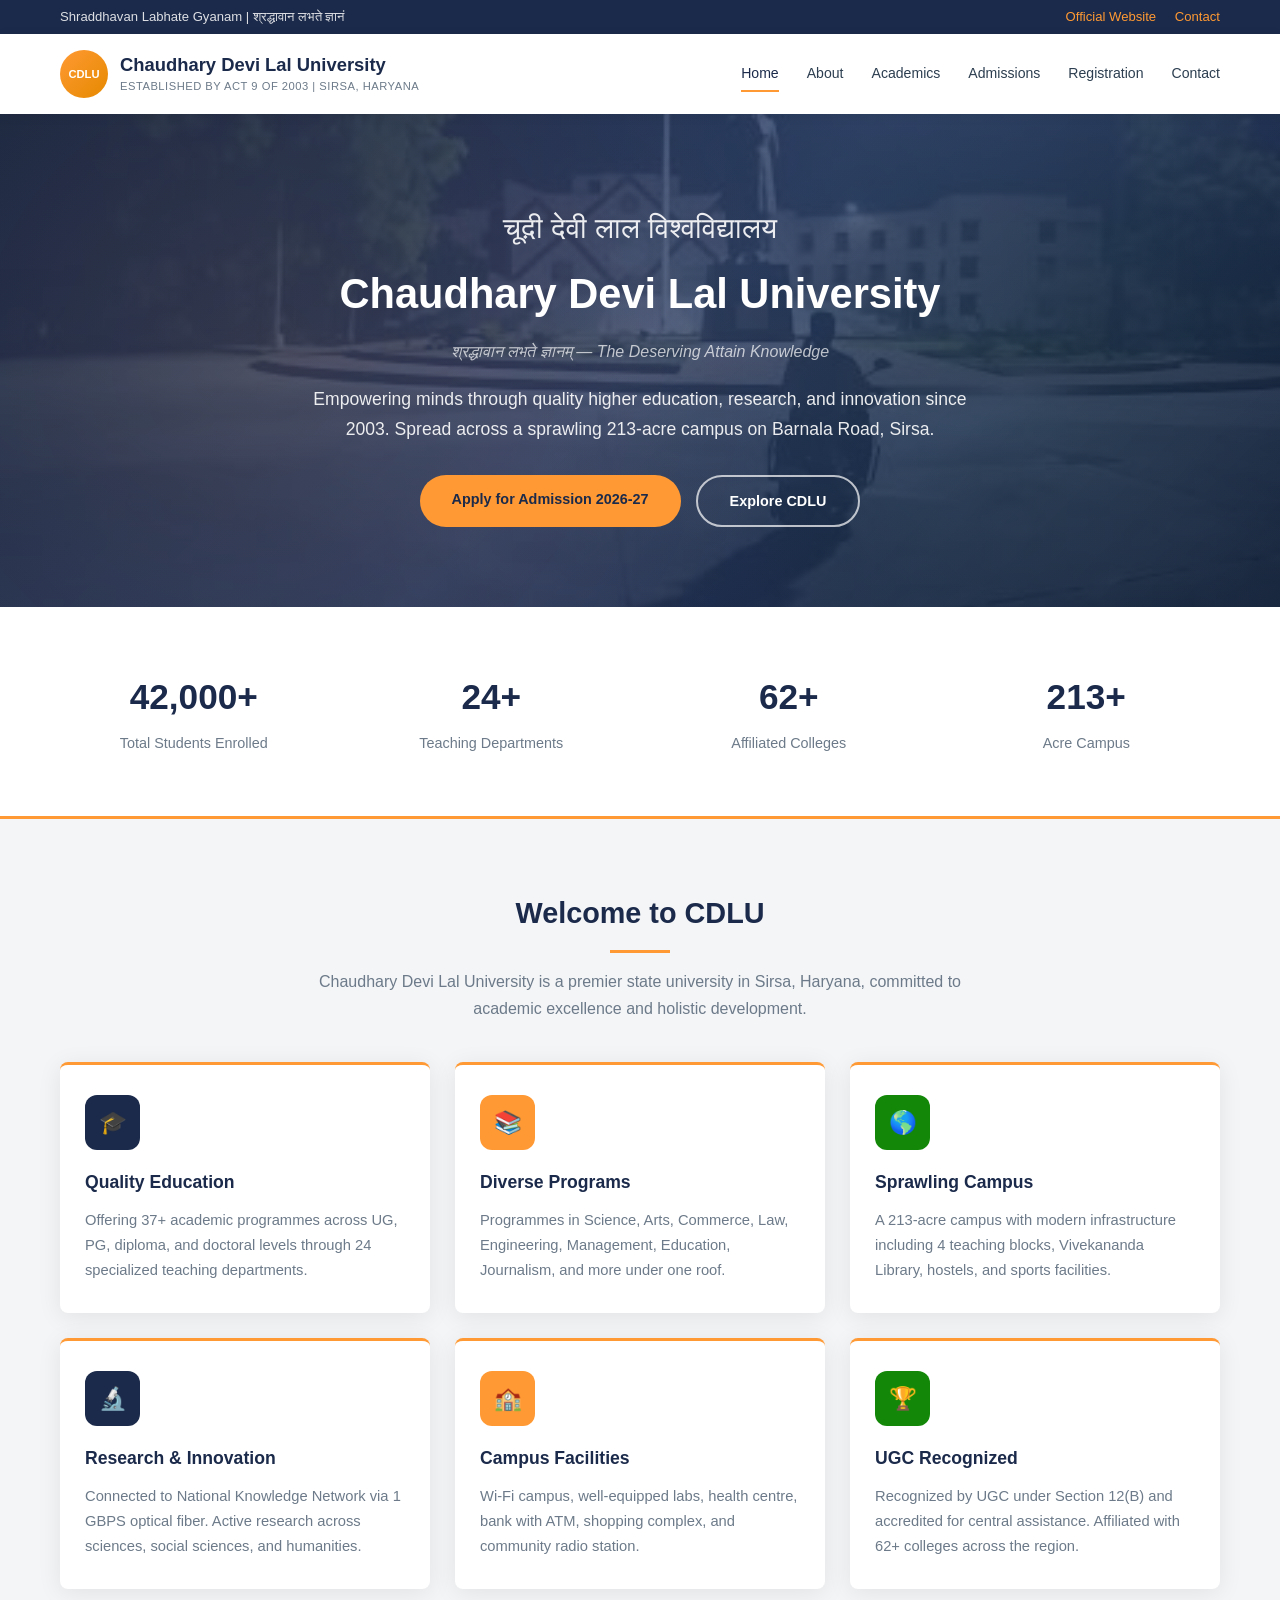
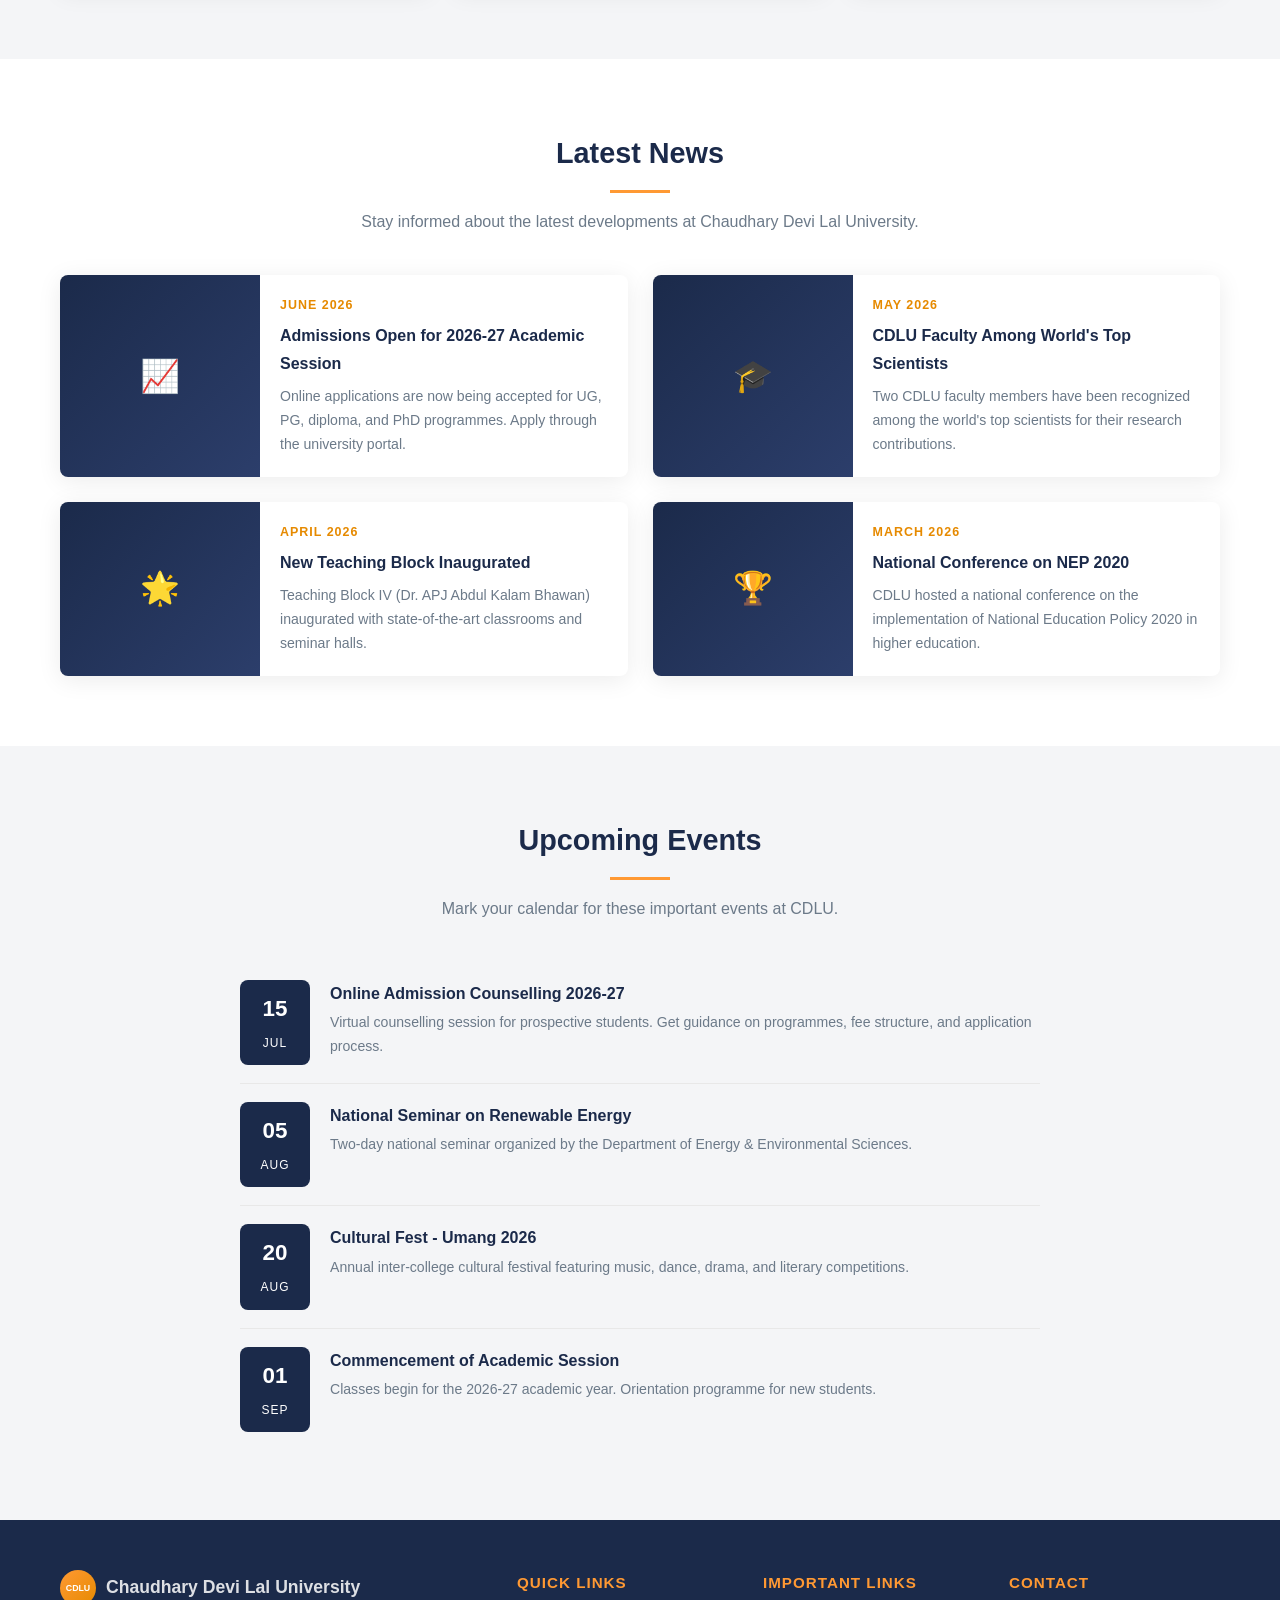
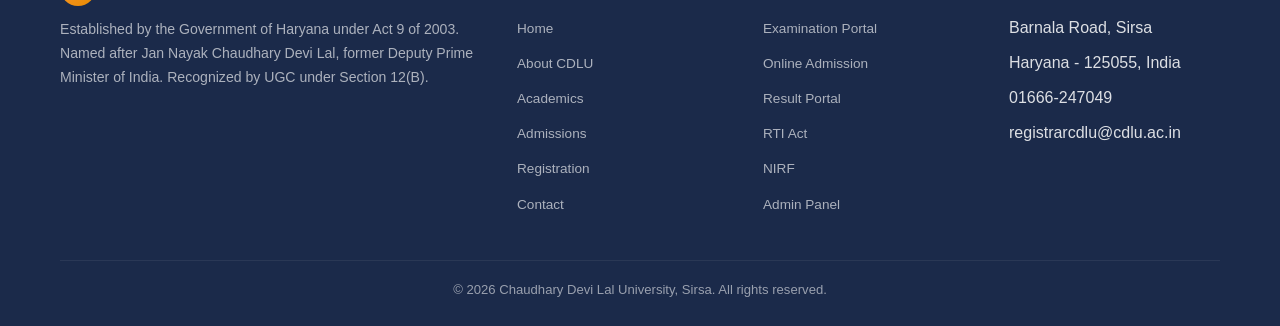
<file: index.html>
<!DOCTYPE html>
<html lang="en">
<head>
  <meta charset="UTF-8">
  <meta name="viewport" content="width=device-width, initial-scale=1.0">
  <title>Chaudhary Devi Lal University | CDLU Sirsa</title>
  <link rel="stylesheet" href="css/style.css">
</head>
<body>

  <div class="top-bar">
    <div class="container">
      <span>Shraddhavan Labhate Gyanam | श्रद्धावान लभते ज्ञानं</span>
      <span>
        <a href="https://www.cdlu.ac.in" target="_blank">Official Website</a>
        <a href="contact.html">Contact</a>
      </span>
    </div>
  </div>

  <header class="header">
    <div class="container">
      <a href="index.html" class="logo">
        <div class="logo-icon">CDLU</div>
        <div class="logo-text">
          <h1>Chaudhary Devi Lal University</h1>
          <span>Established by Act 9 of 2003 | Sirsa, Haryana</span>
        </div>
      </a>
      <button class="hamburger" aria-label="Toggle menu">
        <span></span><span></span><span></span>
      </button>
      <nav class="nav">
        <a href="index.html" class="active">Home</a>
        <a href="about.html">About</a>
        <a href="academics.html">Academics</a>
        <a href="admissions.html">Admissions</a>
        <a href="registration.html">Registration</a>
        <a href="contact.html">Contact</a>
      </nav>
    </div>
  </header>

  <section class="hero">
    <div class="container">
      <div class="hindi">&#2330;&#2370;&#2342;&#2364;&#2368; &#2342;&#2375;&#2357;&#2368; &#2354;&#2366;&#2354; &#2357;&#2367;&#2358;&#2381;&#2357;&#2357;&#2367;&#2342;&#2381;&#2351;&#2366;&#2354;&#2351;</div>
      <h1>Chaudhary Devi Lal University</h1>
      <p class="motto">&#2358;&#2381;&#2352;&#2342;&#2381;&#2343;&#2366;&#2357;&#2366;&#2344; &#2354;&#2349;&#2340;&#2375; &#2332;&#2381;&#2334;&#2366;&#2344;&#2350;&#2381; &mdash; The Deserving Attain Knowledge</p>
      <p>Empowering minds through quality higher education, research, and innovation since 2003. Spread across a sprawling 213-acre campus on Barnala Road, Sirsa.</p>
      <div class="hero-buttons">
        <a href="admissions.html" class="btn btn-primary">Apply for Admission 2026-27</a>
        <a href="about.html" class="btn btn-outline">Explore CDLU</a>
      </div>
    </div>
  </section>

  <section class="stats">
    <div class="container">
      <div class="stats-grid">
        <div class="stat-item">
          <h3>42,000+</h3>
          <p>Total Students Enrolled</p>
        </div>
        <div class="stat-item">
          <h3>24</h3>
          <p>Teaching Departments</p>
        </div>
        <div class="stat-item">
          <h3>62+</h3>
          <p>Affiliated Colleges</p>
        </div>
        <div class="stat-item">
          <h3>213</h3>
          <p>Acre Campus</p>
        </div>
      </div>
    </div>
  </section>

  <section class="section">
    <div class="container">
      <h2 class="section-title">Welcome to CDLU</h2>
      <p class="section-subtitle">Chaudhary Devi Lal University is a premier state university in Sirsa, Haryana, committed to academic excellence and holistic development.</p>
      <div class="cards-grid">
        <div class="card">
          <div class="card-icon blue">&#127891;</div>
          <h3>Quality Education</h3>
          <p>Offering 37+ academic programmes across UG, PG, diploma, and doctoral levels through 24 specialized teaching departments.</p>
        </div>
        <div class="card">
          <div class="card-icon gold">&#128218;</div>
          <h3>Diverse Programs</h3>
          <p>Programmes in Science, Arts, Commerce, Law, Engineering, Management, Education, Journalism, and more under one roof.</p>
        </div>
        <div class="card">
          <div class="card-icon green">&#127758;</div>
          <h3>Sprawling Campus</h3>
          <p>A 213-acre campus with modern infrastructure including 4 teaching blocks, Vivekananda Library, hostels, and sports facilities.</p>
        </div>
        <div class="card">
          <div class="card-icon blue">&#128300;</div>
          <h3>Research &amp; Innovation</h3>
          <p>Connected to National Knowledge Network via 1 GBPS optical fiber. Active research across sciences, social sciences, and humanities.</p>
        </div>
        <div class="card">
          <div class="card-icon gold">&#127979;</div>
          <h3>Campus Facilities</h3>
          <p>Wi-Fi campus, well-equipped labs, health centre, bank with ATM, shopping complex, and community radio station.</p>
        </div>
        <div class="card">
          <div class="card-icon green">&#127942;</div>
          <h3>UGC Recognized</h3>
          <p>Recognized by UGC under Section 12(B) and accredited for central assistance. Affiliated with 62+ colleges across the region.</p>
        </div>
      </div>
    </div>
  </section>

  <section class="section section-alt">
    <div class="container">
      <h2 class="section-title">Latest News</h2>
      <p class="section-subtitle">Stay informed about the latest developments at Chaudhary Devi Lal University.</p>
      <div class="news-grid">
        <article class="news-card">
          <div class="news-img">&#128200;</div>
          <div class="news-body">
            <div class="news-date">June 2026</div>
            <h4>Admissions Open for 2026-27 Academic Session</h4>
            <p>Online applications are now being accepted for UG, PG, diploma, and PhD programmes. Apply through the university portal.</p>
          </div>
        </article>
        <article class="news-card">
          <div class="news-img">&#127891;</div>
          <div class="news-body">
            <div class="news-date">May 2026</div>
            <h4>CDLU Faculty Among World's Top Scientists</h4>
            <p>Two CDLU faculty members have been recognized among the world's top scientists for their research contributions.</p>
          </div>
        </article>
        <article class="news-card">
          <div class="news-img">&#127775;</div>
          <div class="news-body">
            <div class="news-date">April 2026</div>
            <h4>New Teaching Block Inaugurated</h4>
            <p>Teaching Block IV (Dr. APJ Abdul Kalam Bhawan) inaugurated with state-of-the-art classrooms and seminar halls.</p>
          </div>
        </article>
        <article class="news-card">
          <div class="news-img">&#127942;</div>
          <div class="news-body">
            <div class="news-date">March 2026</div>
            <h4>National Conference on NEP 2020</h4>
            <p>CDLU hosted a national conference on the implementation of National Education Policy 2020 in higher education.</p>
          </div>
        </article>
      </div>
    </div>
  </section>

  <section class="section">
    <div class="container">
      <h2 class="section-title">Upcoming Events</h2>
      <p class="section-subtitle">Mark your calendar for these important events at CDLU.</p>
      <div class="events-list">
        <div class="event-item">
          <div class="event-date">
            <span class="day">15</span>
            <span class="month">Jul</span>
          </div>
          <div class="event-info">
            <h4>Online Admission Counselling 2026-27</h4>
            <p>Virtual counselling session for prospective students. Get guidance on programmes, fee structure, and application process.</p>
          </div>
        </div>
        <div class="event-item">
          <div class="event-date">
            <span class="day">05</span>
            <span class="month">Aug</span>
          </div>
          <div class="event-info">
            <h4>National Seminar on Renewable Energy</h4>
            <p>Two-day national seminar organized by the Department of Energy & Environmental Sciences.</p>
          </div>
        </div>
        <div class="event-item">
          <div class="event-date">
            <span class="day">20</span>
            <span class="month">Aug</span>
          </div>
          <div class="event-info">
            <h4>Cultural Fest - Umang 2026</h4>
            <p>Annual inter-college cultural festival featuring music, dance, drama, and literary competitions.</p>
          </div>
        </div>
        <div class="event-item">
          <div class="event-date">
            <span class="day">01</span>
            <span class="month">Sep</span>
          </div>
          <div class="event-info">
            <h4>Commencement of Academic Session</h4>
            <p>Classes begin for the 2026-27 academic year. Orientation programme for new students.</p>
          </div>
        </div>
      </div>
    </div>
  </section>

  <footer class="footer">
    <div class="container">
      <div class="footer-grid">
        <div class="footer-about">
          <h3><span class="logo-icon" style="width:36px;height:36px;font-size:0.55rem;">CDLU</span> Chaudhary Devi Lal University</h3>
          <p>Established by the Government of Haryana under Act 9 of 2003. Named after Jan Nayak Chaudhary Devi Lal, former Deputy Prime Minister of India. Recognized by UGC under Section 12(B).</p>
        </div>
        <div>
          <h4>Quick Links</h4>
          <ul class="footer-links">
            <li><a href="index.html">Home</a></li>
            <li><a href="about.html">About CDLU</a></li>
            <li><a href="academics.html">Academics</a></li>
            <li><a href="admissions.html">Admissions</a></li>
            <li><a href="registration.html">Registration</a></li>
            <li><a href="contact.html">Contact</a></li>
          </ul>
        </div>
        <div>
          <h4>Important Links</h4>
          <ul class="footer-links">
            <li><a href="#">Examination Portal</a></li>
            <li><a href="#">Online Admission</a></li>
            <li><a href="#">Result Portal</a></li>
            <li><a href="#">RTI Act</a></li>
            <li><a href="#">NIRF</a></li>
            <li><a href="admin.html">Admin Panel</a></li>
          </ul>
        </div>
        <div>
          <h4>Contact</h4>
          <ul class="footer-links">
            <li>Barnala Road, Sirsa</li>
            <li>Haryana - 125055, India</li>
            <li>01666-247049</li>
            <li>registrarcdlu@cdlu.ac.in</li>
          </ul>
        </div>
      </div>
      <div class="footer-bottom">
        <p>&copy; 2026 Chaudhary Devi Lal University, Sirsa. All rights reserved.</p>
      </div>
    </div>
  </footer>

  <button class="back-to-top" aria-label="Back to top">&#8593;</button>

  <script src="js/script.js"></script>
</body>
</html>
</file>
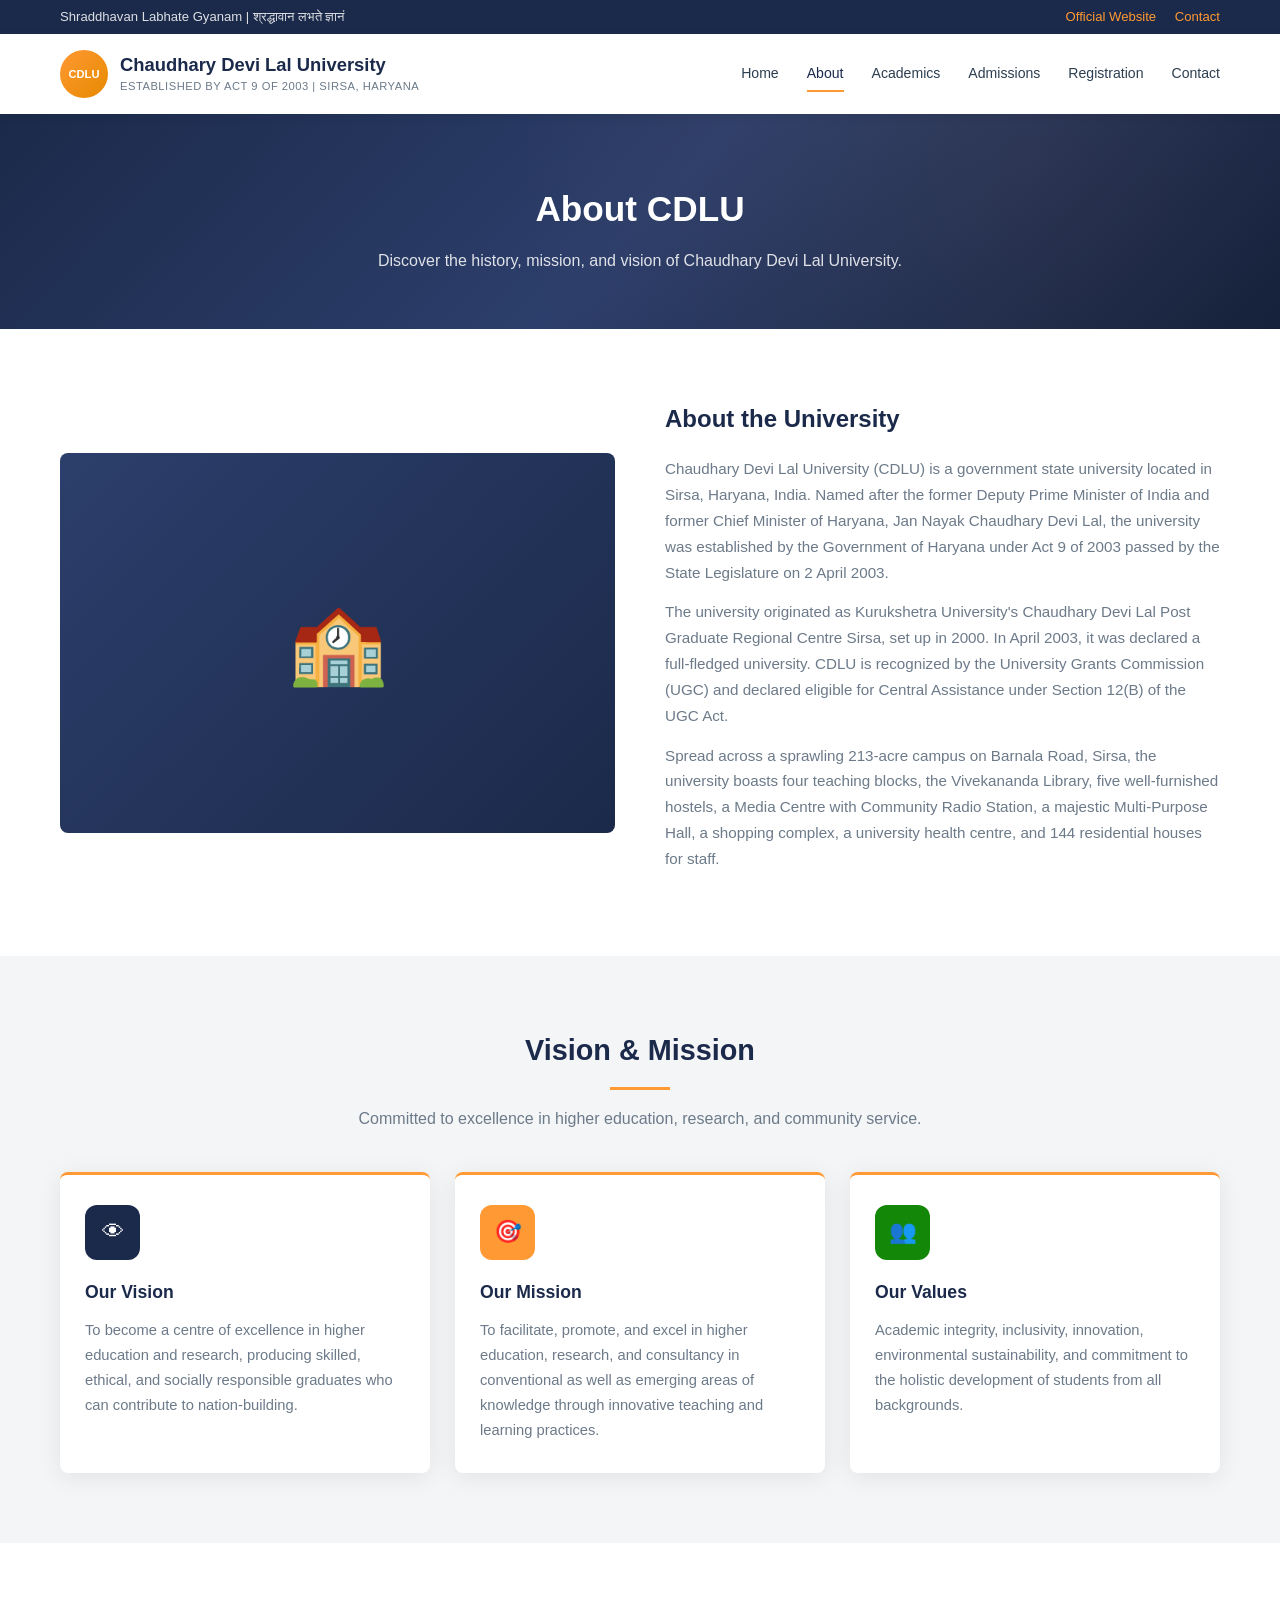
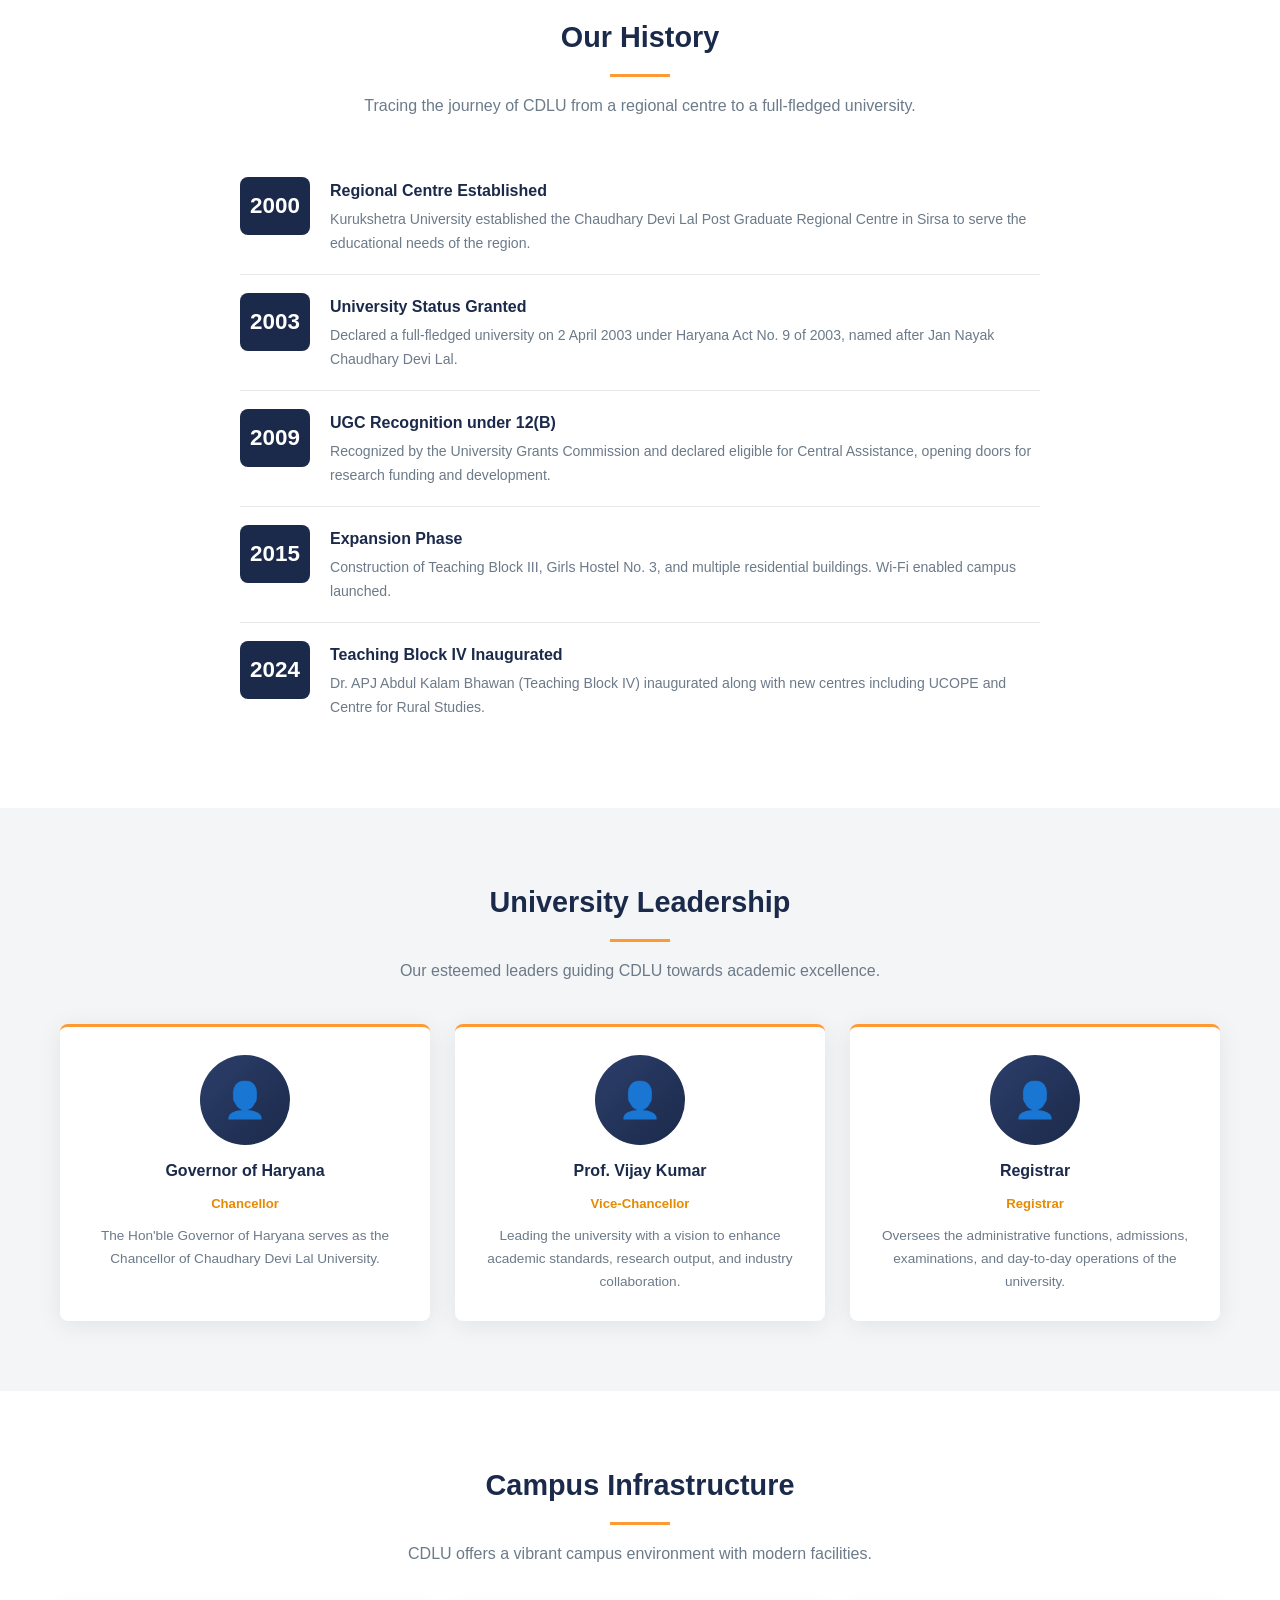
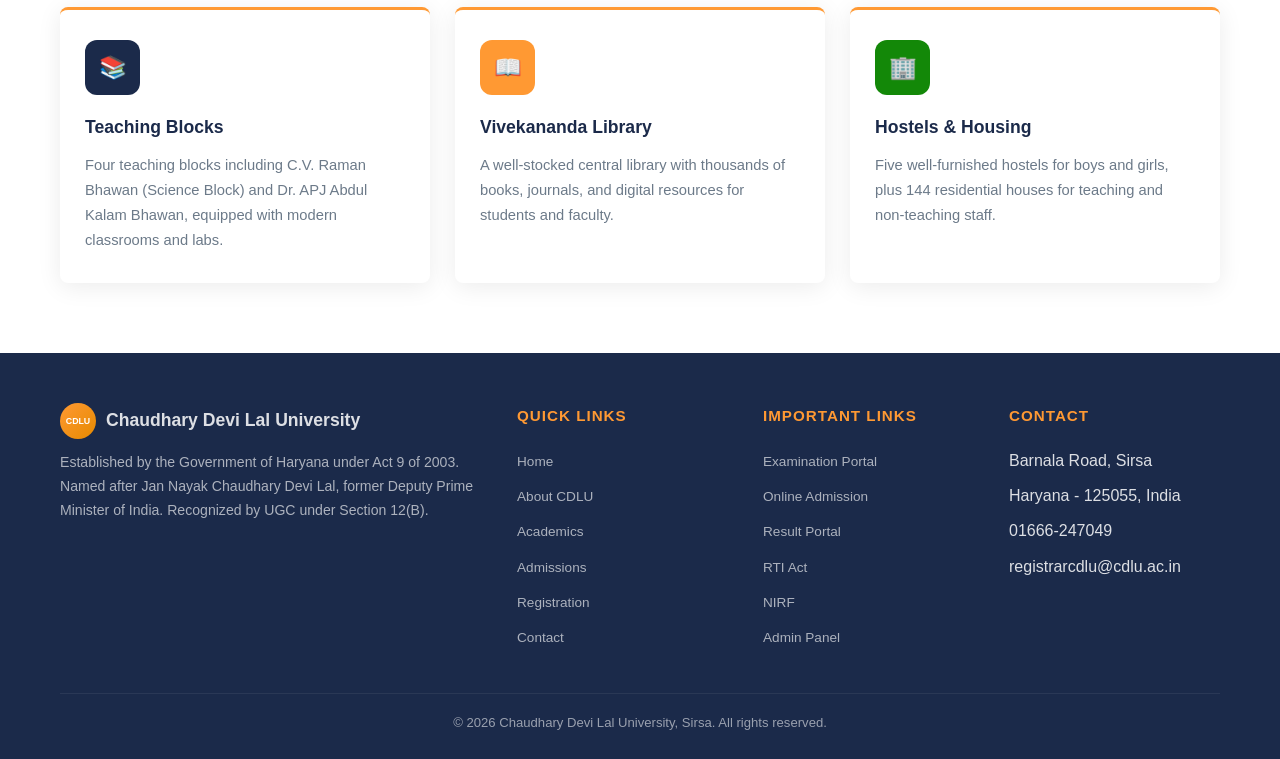
<file: about.html>
<!DOCTYPE html>
<html lang="en">
<head>
  <meta charset="UTF-8">
  <meta name="viewport" content="width=device-width, initial-scale=1.0">
  <title>About - Chaudhary Devi Lal University</title>
  <link rel="stylesheet" href="css/style.css">
</head>
<body>

  <div class="top-bar">
    <div class="container">
      <span>Shraddhavan Labhate Gyanam | श्रद्धावान लभते ज्ञानं</span>
      <span>
        <a href="https://www.cdlu.ac.in" target="_blank">Official Website</a>
        <a href="contact.html">Contact</a>
      </span>
    </div>
  </div>

  <header class="header">
    <div class="container">
      <a href="index.html" class="logo">
        <div class="logo-icon">CDLU</div>
        <div class="logo-text">
          <h1>Chaudhary Devi Lal University</h1>
          <span>Established by Act 9 of 2003 | Sirsa, Haryana</span>
        </div>
      </a>
      <button class="hamburger" aria-label="Toggle menu">
        <span></span><span></span><span></span>
      </button>
      <nav class="nav">
        <a href="index.html">Home</a>
        <a href="about.html" class="active">About</a>
        <a href="academics.html">Academics</a>
        <a href="admissions.html">Admissions</a>
        <a href="registration.html">Registration</a>
        <a href="contact.html">Contact</a>
      </nav>
    </div>
  </header>

  <section class="page-banner">
    <div class="container">
      <h1>About CDLU</h1>
      <p>Discover the history, mission, and vision of Chaudhary Devi Lal University.</p>
    </div>
  </section>

  <section class="section section-alt">
    <div class="container">
      <div class="about-content">
        <div class="about-image">&#127979;</div>
        <div class="about-text">
          <h2>About the University</h2>
          <p>Chaudhary Devi Lal University (CDLU) is a government state university located in Sirsa, Haryana, India. Named after the former Deputy Prime Minister of India and former Chief Minister of Haryana, Jan Nayak Chaudhary Devi Lal, the university was established by the Government of Haryana under Act 9 of 2003 passed by the State Legislature on 2 April 2003.</p>
          <p>The university originated as Kurukshetra University's Chaudhary Devi Lal Post Graduate Regional Centre Sirsa, set up in 2000. In April 2003, it was declared a full-fledged university. CDLU is recognized by the University Grants Commission (UGC) and declared eligible for Central Assistance under Section 12(B) of the UGC Act.</p>
          <p>Spread across a sprawling 213-acre campus on Barnala Road, Sirsa, the university boasts four teaching blocks, the Vivekananda Library, five well-furnished hostels, a Media Centre with Community Radio Station, a majestic Multi-Purpose Hall, a shopping complex, a university health centre, and 144 residential houses for staff.</p>
        </div>
      </div>
    </div>
  </section>

  <section class="section">
    <div class="container">
      <h2 class="section-title">Vision &amp; Mission</h2>
      <p class="section-subtitle">Committed to excellence in higher education, research, and community service.</p>
      <div class="cards-grid">
        <div class="card">
          <div class="card-icon blue">&#128065;</div>
          <h3>Our Vision</h3>
          <p>To become a centre of excellence in higher education and research, producing skilled, ethical, and socially responsible graduates who can contribute to nation-building.</p>
        </div>
        <div class="card">
          <div class="card-icon gold">&#127919;</div>
          <h3>Our Mission</h3>
          <p>To facilitate, promote, and excel in higher education, research, and consultancy in conventional as well as emerging areas of knowledge through innovative teaching and learning practices.</p>
        </div>
        <div class="card">
          <div class="card-icon green">&#128101;</div>
          <h3>Our Values</h3>
          <p>Academic integrity, inclusivity, innovation, environmental sustainability, and commitment to the holistic development of students from all backgrounds.</p>
        </div>
      </div>
    </div>
  </section>

  <section class="section section-alt">
    <div class="container">
      <h2 class="section-title">Our History</h2>
      <p class="section-subtitle">Tracing the journey of CDLU from a regional centre to a full-fledged university.</p>
      <div class="events-list">
        <div class="event-item">
          <div class="event-date">
            <span class="day">2000</span>
          </div>
          <div class="event-info">
            <h4>Regional Centre Established</h4>
            <p>Kurukshetra University established the Chaudhary Devi Lal Post Graduate Regional Centre in Sirsa to serve the educational needs of the region.</p>
          </div>
        </div>
        <div class="event-item">
          <div class="event-date">
            <span class="day">2003</span>
          </div>
          <div class="event-info">
            <h4>University Status Granted</h4>
            <p>Declared a full-fledged university on 2 April 2003 under Haryana Act No. 9 of 2003, named after Jan Nayak Chaudhary Devi Lal.</p>
          </div>
        </div>
        <div class="event-item">
          <div class="event-date">
            <span class="day">2009</span>
          </div>
          <div class="event-info">
            <h4>UGC Recognition under 12(B)</h4>
            <p>Recognized by the University Grants Commission and declared eligible for Central Assistance, opening doors for research funding and development.</p>
          </div>
        </div>
        <div class="event-item">
          <div class="event-date">
            <span class="day">2015</span>
          </div>
          <div class="event-info">
            <h4>Expansion Phase</h4>
            <p>Construction of Teaching Block III, Girls Hostel No. 3, and multiple residential buildings. Wi-Fi enabled campus launched.</p>
          </div>
        </div>
        <div class="event-item">
          <div class="event-date">
            <span class="day">2024</span>
          </div>
          <div class="event-info">
            <h4>Teaching Block IV Inaugurated</h4>
            <p>Dr. APJ Abdul Kalam Bhawan (Teaching Block IV) inaugurated along with new centres including UCOPE and Centre for Rural Studies.</p>
          </div>
        </div>
      </div>
    </div>
  </section>

  <section class="section">
    <div class="container">
      <h2 class="section-title">University Leadership</h2>
      <p class="section-subtitle">Our esteemed leaders guiding CDLU towards academic excellence.</p>
      <div class="leadership-grid">
        <div class="leader-card">
          <div class="leader-avatar">&#128100;</div>
          <h4>Governor of Haryana</h4>
          <span class="title">Chancellor</span>
          <p>The Hon'ble Governor of Haryana serves as the Chancellor of Chaudhary Devi Lal University.</p>
        </div>
        <div class="leader-card">
          <div class="leader-avatar">&#128100;</div>
          <h4>Prof. Vijay Kumar</h4>
          <span class="title">Vice-Chancellor</span>
          <p>Leading the university with a vision to enhance academic standards, research output, and industry collaboration.</p>
        </div>
        <div class="leader-card">
          <div class="leader-avatar">&#128100;</div>
          <h4>Registrar</h4>
          <span class="title">Registrar</span>
          <p>Oversees the administrative functions, admissions, examinations, and day-to-day operations of the university.</p>
        </div>
      </div>
    </div>
  </section>

  <section class="section section-alt">
    <div class="container">
      <h2 class="section-title">Campus Infrastructure</h2>
      <p class="section-subtitle">CDLU offers a vibrant campus environment with modern facilities.</p>
      <div class="cards-grid">
        <div class="card">
          <div class="card-icon blue">&#128218;</div>
          <h3>Teaching Blocks</h3>
          <p>Four teaching blocks including C.V. Raman Bhawan (Science Block) and Dr. APJ Abdul Kalam Bhawan, equipped with modern classrooms and labs.</p>
        </div>
        <div class="card">
          <div class="card-icon gold">&#128214;</div>
          <h3>Vivekananda Library</h3>
          <p>A well-stocked central library with thousands of books, journals, and digital resources for students and faculty.</p>
        </div>
        <div class="card">
          <div class="card-icon green">&#127970;</div>
          <h3>Hostels &amp; Housing</h3>
          <p>Five well-furnished hostels for boys and girls, plus 144 residential houses for teaching and non-teaching staff.</p>
        </div>
      </div>
    </div>
  </section>

  <footer class="footer">
    <div class="container">
      <div class="footer-grid">
        <div class="footer-about">
          <h3><span class="logo-icon" style="width:36px;height:36px;font-size:0.55rem;">CDLU</span> Chaudhary Devi Lal University</h3>
          <p>Established by the Government of Haryana under Act 9 of 2003. Named after Jan Nayak Chaudhary Devi Lal, former Deputy Prime Minister of India. Recognized by UGC under Section 12(B).</p>
        </div>
        <div>
          <h4>Quick Links</h4>
          <ul class="footer-links">
            <li><a href="index.html">Home</a></li>
            <li><a href="about.html">About CDLU</a></li>
            <li><a href="academics.html">Academics</a></li>
            <li><a href="admissions.html">Admissions</a></li>
            <li><a href="registration.html">Registration</a></li>
            <li><a href="contact.html">Contact</a></li>
          </ul>
        </div>
        <div>
          <h4>Important Links</h4>
          <ul class="footer-links">
            <li><a href="#">Examination Portal</a></li>
            <li><a href="#">Online Admission</a></li>
            <li><a href="#">Result Portal</a></li>
            <li><a href="#">RTI Act</a></li>
            <li><a href="#">NIRF</a></li>
            <li><a href="admin.html">Admin Panel</a></li>
          </ul>
        </div>
        <div>
          <h4>Contact</h4>
          <ul class="footer-links">
            <li>Barnala Road, Sirsa</li>
            <li>Haryana - 125055, India</li>
            <li>01666-247049</li>
            <li>registrarcdlu@cdlu.ac.in</li>
          </ul>
        </div>
      </div>
      <div class="footer-bottom">
        <p>&copy; 2026 Chaudhary Devi Lal University, Sirsa. All rights reserved.</p>
      </div>
    </div>
  </footer>

  <button class="back-to-top" aria-label="Back to top">&#8593;</button>

  <script src="js/script.js"></script>
</body>
</html>
</file>
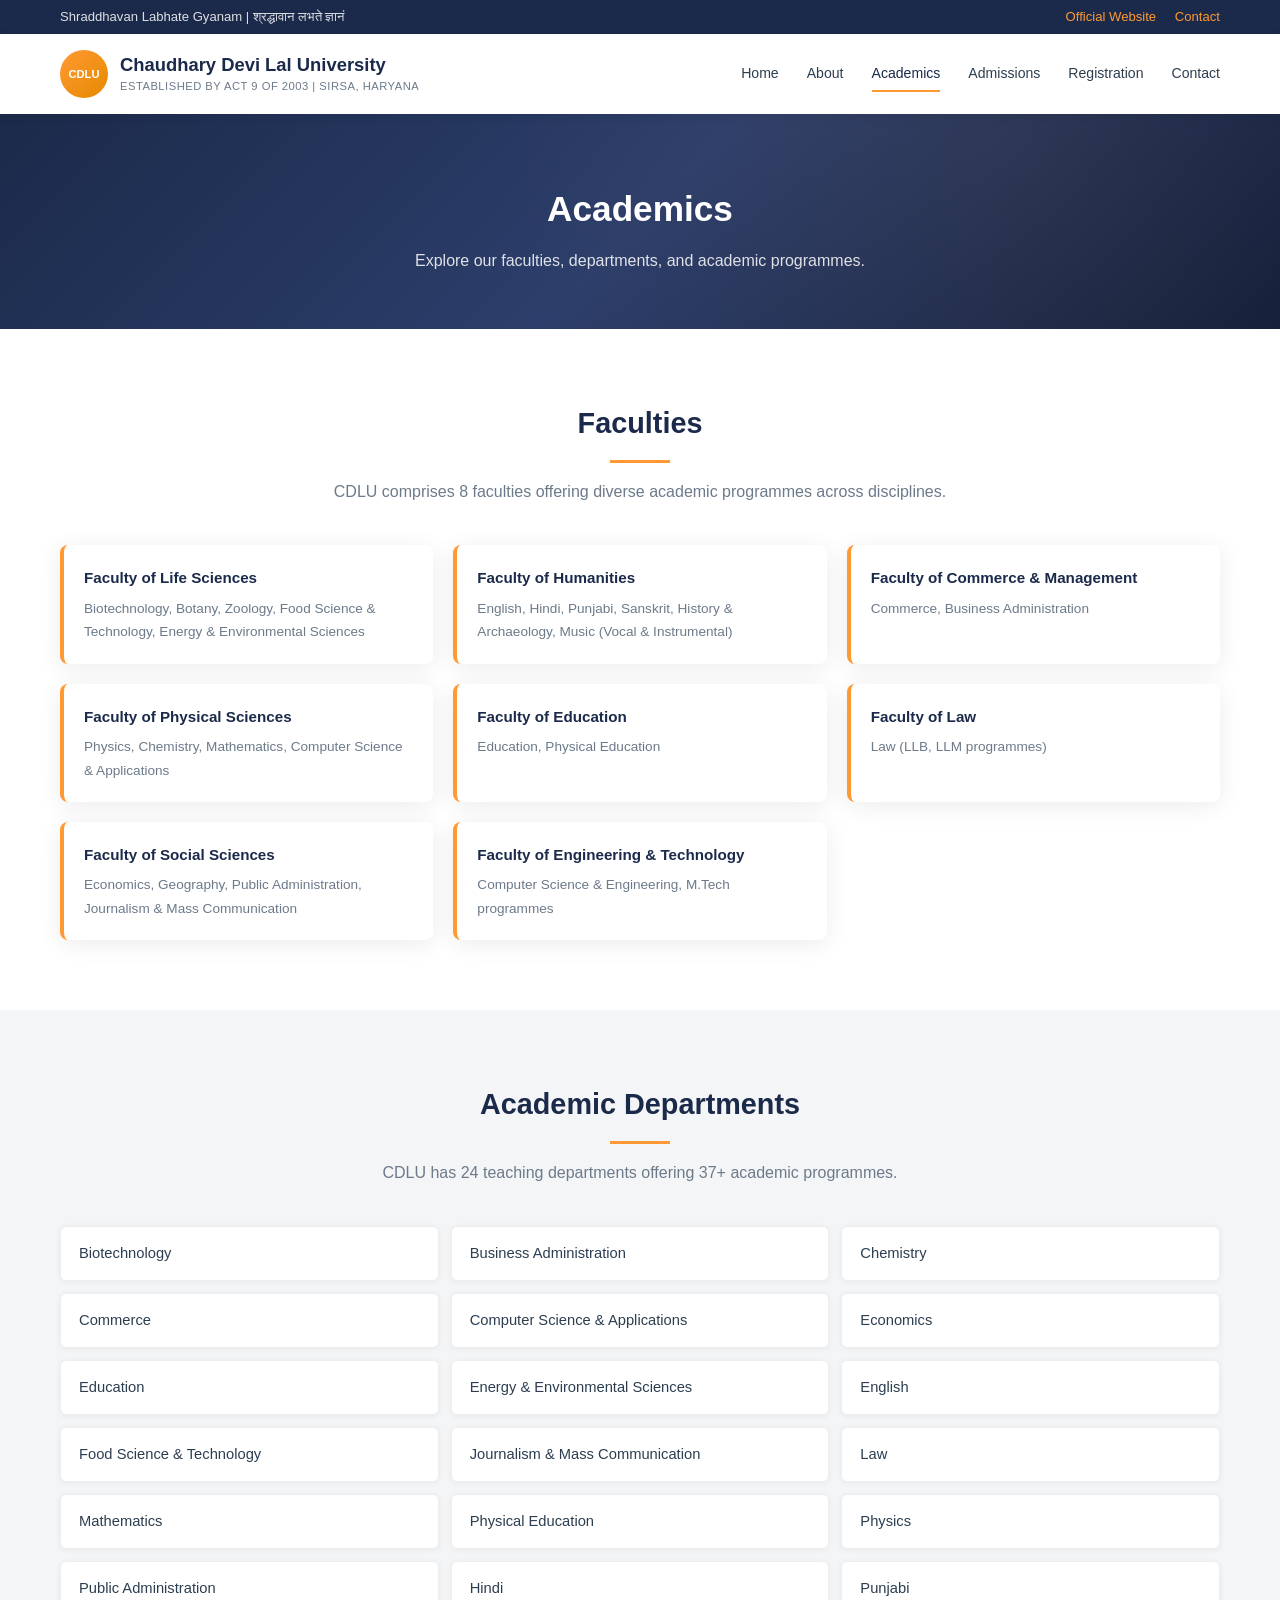
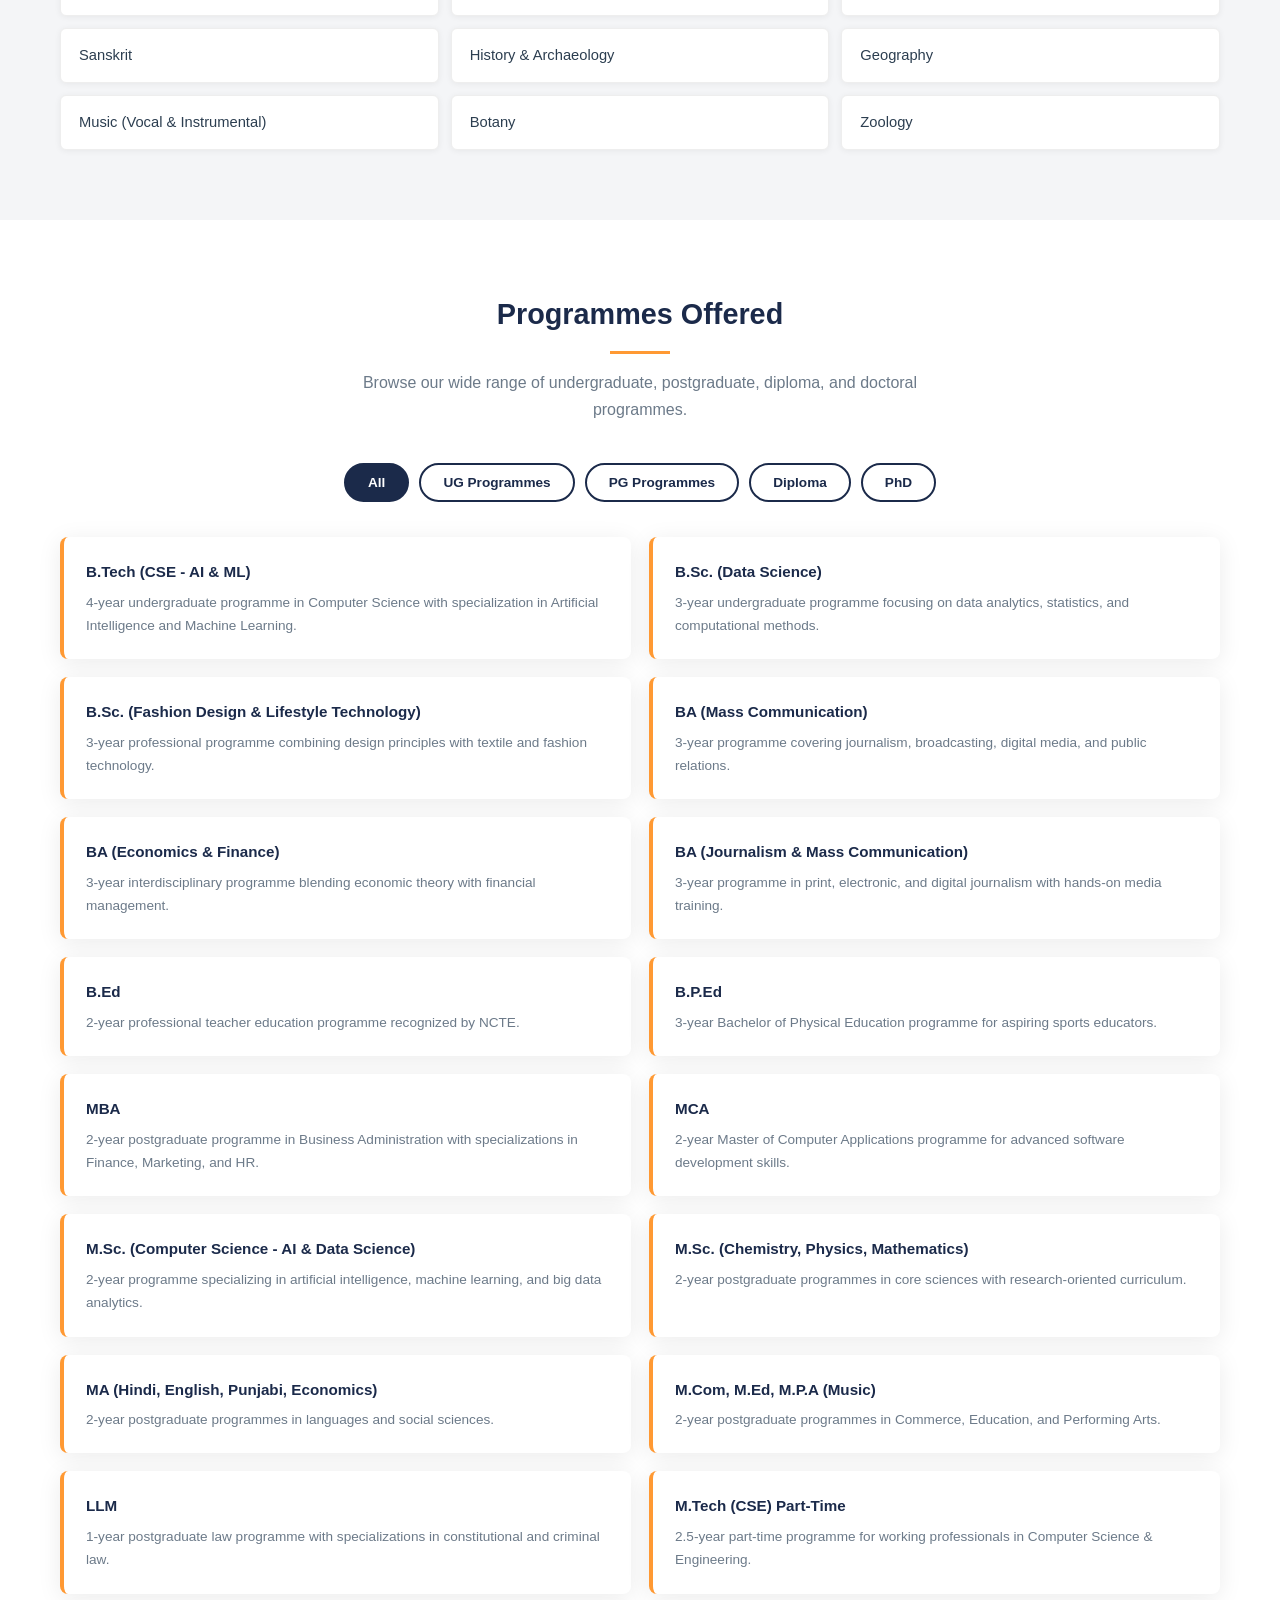
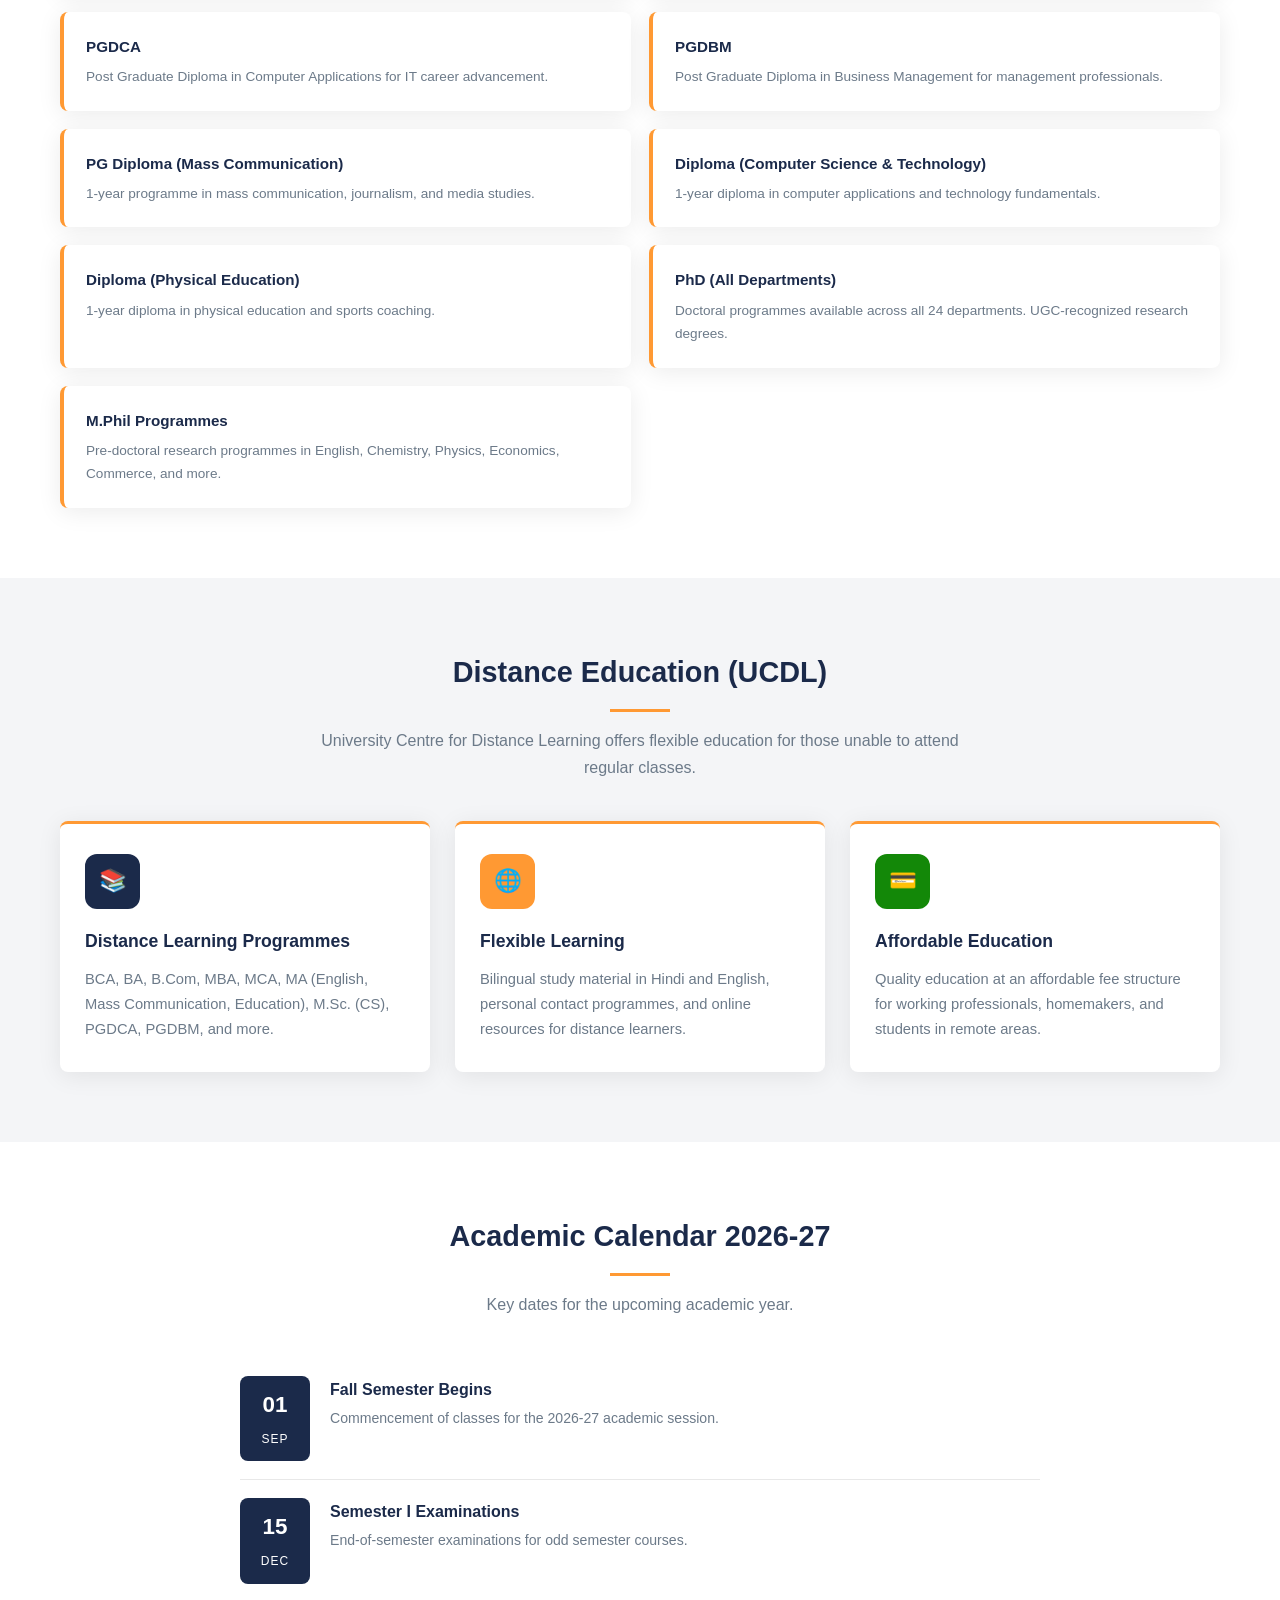
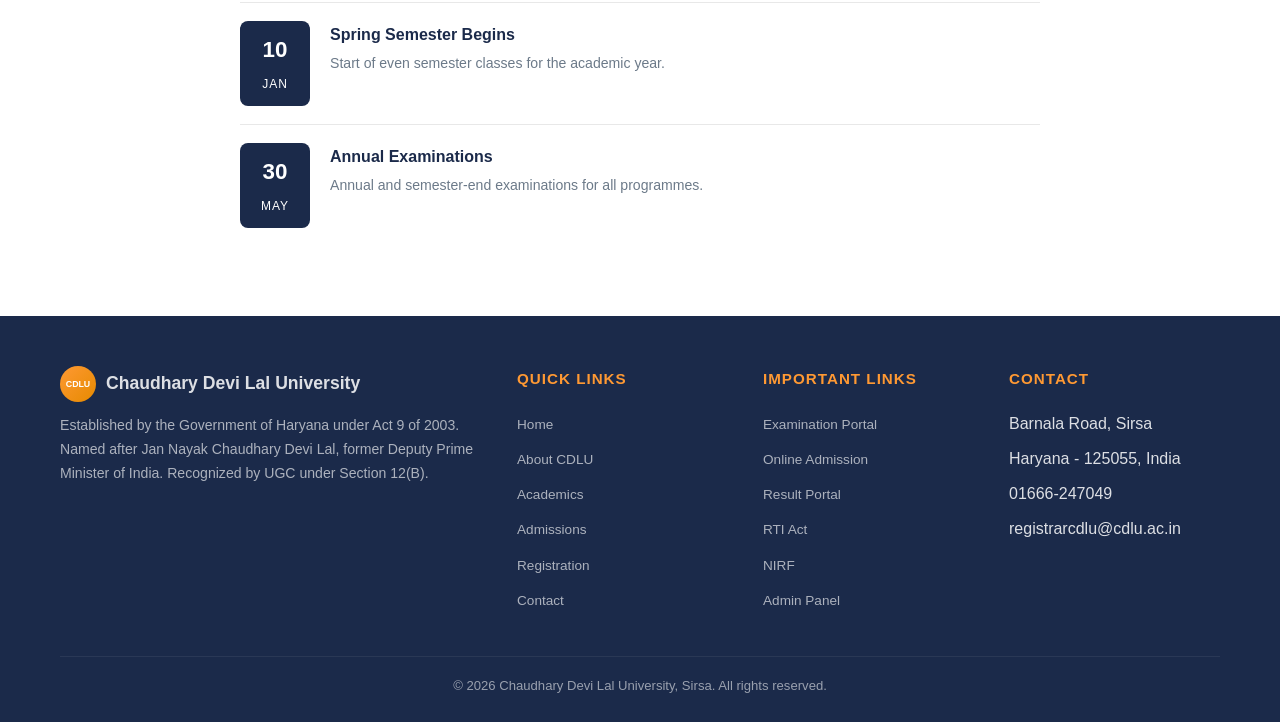
<file: academics.html>
<!DOCTYPE html>
<html lang="en">
<head>
  <meta charset="UTF-8">
  <meta name="viewport" content="width=device-width, initial-scale=1.0">
  <title>Academics - Chaudhary Devi Lal University</title>
  <link rel="stylesheet" href="css/style.css">
</head>
<body>

  <div class="top-bar">
    <div class="container">
      <span>Shraddhavan Labhate Gyanam | श्रद्धावान लभते ज्ञानं</span>
      <span>
        <a href="https://www.cdlu.ac.in" target="_blank">Official Website</a>
        <a href="contact.html">Contact</a>
      </span>
    </div>
  </div>

  <header class="header">
    <div class="container">
      <a href="index.html" class="logo">
        <div class="logo-icon">CDLU</div>
        <div class="logo-text">
          <h1>Chaudhary Devi Lal University</h1>
          <span>Established by Act 9 of 2003 | Sirsa, Haryana</span>
        </div>
      </a>
      <button class="hamburger" aria-label="Toggle menu">
        <span></span><span></span><span></span>
      </button>
      <nav class="nav">
        <a href="index.html">Home</a>
        <a href="about.html">About</a>
        <a href="academics.html" class="active">Academics</a>
        <a href="admissions.html">Admissions</a>
        <a href="registration.html">Registration</a>
        <a href="contact.html">Contact</a>
      </nav>
    </div>
  </header>

  <section class="page-banner">
    <div class="container">
      <h1>Academics</h1>
      <p>Explore our faculties, departments, and academic programmes.</p>
    </div>
  </section>

  <section class="section section-alt">
    <div class="container">
      <h2 class="section-title">Faculties</h2>
      <p class="section-subtitle">CDLU comprises 8 faculties offering diverse academic programmes across disciplines.</p>
      <div class="faculty-grid">
        <div class="faculty-card">
          <h4>Faculty of Life Sciences</h4>
          <p>Biotechnology, Botany, Zoology, Food Science &amp; Technology, Energy &amp; Environmental Sciences</p>
        </div>
        <div class="faculty-card">
          <h4>Faculty of Humanities</h4>
          <p>English, Hindi, Punjabi, Sanskrit, History &amp; Archaeology, Music (Vocal &amp; Instrumental)</p>
        </div>
        <div class="faculty-card">
          <h4>Faculty of Commerce &amp; Management</h4>
          <p>Commerce, Business Administration</p>
        </div>
        <div class="faculty-card">
          <h4>Faculty of Physical Sciences</h4>
          <p>Physics, Chemistry, Mathematics, Computer Science &amp; Applications</p>
        </div>
        <div class="faculty-card">
          <h4>Faculty of Education</h4>
          <p>Education, Physical Education</p>
        </div>
        <div class="faculty-card">
          <h4>Faculty of Law</h4>
          <p>Law (LLB, LLM programmes)</p>
        </div>
        <div class="faculty-card">
          <h4>Faculty of Social Sciences</h4>
          <p>Economics, Geography, Public Administration, Journalism &amp; Mass Communication</p>
        </div>
        <div class="faculty-card">
          <h4>Faculty of Engineering &amp; Technology</h4>
          <p>Computer Science &amp; Engineering, M.Tech programmes</p>
        </div>
      </div>
    </div>
  </section>

  <section class="section">
    <div class="container">
      <h2 class="section-title">Academic Departments</h2>
      <p class="section-subtitle">CDLU has 24 teaching departments offering 37+ academic programmes.</p>
      <div class="dept-grid">
        <div class="dept-item">Biotechnology</div>
        <div class="dept-item">Business Administration</div>
        <div class="dept-item">Chemistry</div>
        <div class="dept-item">Commerce</div>
        <div class="dept-item">Computer Science &amp; Applications</div>
        <div class="dept-item">Economics</div>
        <div class="dept-item">Education</div>
        <div class="dept-item">Energy &amp; Environmental Sciences</div>
        <div class="dept-item">English</div>
        <div class="dept-item">Food Science &amp; Technology</div>
        <div class="dept-item">Journalism &amp; Mass Communication</div>
        <div class="dept-item">Law</div>
        <div class="dept-item">Mathematics</div>
        <div class="dept-item">Physical Education</div>
        <div class="dept-item">Physics</div>
        <div class="dept-item">Public Administration</div>
        <div class="dept-item">Hindi</div>
        <div class="dept-item">Punjabi</div>
        <div class="dept-item">Sanskrit</div>
        <div class="dept-item">History &amp; Archaeology</div>
        <div class="dept-item">Geography</div>
        <div class="dept-item">Music (Vocal &amp; Instrumental)</div>
        <div class="dept-item">Botany</div>
        <div class="dept-item">Zoology</div>
      </div>
    </div>
  </section>

  <section class="section section-alt">
    <div class="container">
      <h2 class="section-title">Programmes Offered</h2>
      <p class="section-subtitle">Browse our wide range of undergraduate, postgraduate, diploma, and doctoral programmes.</p>

      <div class="academics-tabs">
        <button class="tab-btn active" data-dept="all">All</button>
        <button class="tab-btn" data-dept="ug">UG Programmes</button>
        <button class="tab-btn" data-dept="pg">PG Programmes</button>
        <button class="tab-btn" data-dept="diploma">Diploma</button>
        <button class="tab-btn" data-dept="phd">PhD</button>
      </div>

      <div class="programs-grid">
        <div class="program-item" data-dept="ug">
          <h4>B.Tech (CSE - AI &amp; ML)</h4>
          <p>4-year undergraduate programme in Computer Science with specialization in Artificial Intelligence and Machine Learning.</p>
        </div>
        <div class="program-item" data-dept="ug">
          <h4>B.Sc. (Data Science)</h4>
          <p>3-year undergraduate programme focusing on data analytics, statistics, and computational methods.</p>
        </div>
        <div class="program-item" data-dept="ug">
          <h4>B.Sc. (Fashion Design &amp; Lifestyle Technology)</h4>
          <p>3-year professional programme combining design principles with textile and fashion technology.</p>
        </div>
        <div class="program-item" data-dept="ug">
          <h4>BA (Mass Communication)</h4>
          <p>3-year programme covering journalism, broadcasting, digital media, and public relations.</p>
        </div>
        <div class="program-item" data-dept="ug">
          <h4>BA (Economics &amp; Finance)</h4>
          <p>3-year interdisciplinary programme blending economic theory with financial management.</p>
        </div>
        <div class="program-item" data-dept="ug">
          <h4>BA (Journalism &amp; Mass Communication)</h4>
          <p>3-year programme in print, electronic, and digital journalism with hands-on media training.</p>
        </div>
        <div class="program-item" data-dept="ug">
          <h4>B.Ed</h4>
          <p>2-year professional teacher education programme recognized by NCTE.</p>
        </div>
        <div class="program-item" data-dept="ug">
          <h4>B.P.Ed</h4>
          <p>3-year Bachelor of Physical Education programme for aspiring sports educators.</p>
        </div>
        <div class="program-item" data-dept="pg">
          <h4>MBA</h4>
          <p>2-year postgraduate programme in Business Administration with specializations in Finance, Marketing, and HR.</p>
        </div>
        <div class="program-item" data-dept="pg">
          <h4>MCA</h4>
          <p>2-year Master of Computer Applications programme for advanced software development skills.</p>
        </div>
        <div class="program-item" data-dept="pg">
          <h4>M.Sc. (Computer Science - AI &amp; Data Science)</h4>
          <p>2-year programme specializing in artificial intelligence, machine learning, and big data analytics.</p>
        </div>
        <div class="program-item" data-dept="pg">
          <h4>M.Sc. (Chemistry, Physics, Mathematics)</h4>
          <p>2-year postgraduate programmes in core sciences with research-oriented curriculum.</p>
        </div>
        <div class="program-item" data-dept="pg">
          <h4>MA (Hindi, English, Punjabi, Economics)</h4>
          <p>2-year postgraduate programmes in languages and social sciences.</p>
        </div>
        <div class="program-item" data-dept="pg">
          <h4>M.Com, M.Ed, M.P.A (Music)</h4>
          <p>2-year postgraduate programmes in Commerce, Education, and Performing Arts.</p>
        </div>
        <div class="program-item" data-dept="pg">
          <h4>LLM</h4>
          <p>1-year postgraduate law programme with specializations in constitutional and criminal law.</p>
        </div>
        <div class="program-item" data-dept="pg">
          <h4>M.Tech (CSE) Part-Time</h4>
          <p>2.5-year part-time programme for working professionals in Computer Science &amp; Engineering.</p>
        </div>
        <div class="program-item" data-dept="diploma">
          <h4>PGDCA</h4>
          <p>Post Graduate Diploma in Computer Applications for IT career advancement.</p>
        </div>
        <div class="program-item" data-dept="diploma">
          <h4>PGDBM</h4>
          <p>Post Graduate Diploma in Business Management for management professionals.</p>
        </div>
        <div class="program-item" data-dept="diploma">
          <h4>PG Diploma (Mass Communication)</h4>
          <p>1-year programme in mass communication, journalism, and media studies.</p>
        </div>
        <div class="program-item" data-dept="diploma">
          <h4>Diploma (Computer Science &amp; Technology)</h4>
          <p>1-year diploma in computer applications and technology fundamentals.</p>
        </div>
        <div class="program-item" data-dept="diploma">
          <h4>Diploma (Physical Education)</h4>
          <p>1-year diploma in physical education and sports coaching.</p>
        </div>
        <div class="program-item" data-dept="phd">
          <h4>PhD (All Departments)</h4>
          <p>Doctoral programmes available across all 24 departments. UGC-recognized research degrees.</p>
        </div>
        <div class="program-item" data-dept="phd">
          <h4>M.Phil Programmes</h4>
          <p>Pre-doctoral research programmes in English, Chemistry, Physics, Economics, Commerce, and more.</p>
        </div>
      </div>
    </div>
  </section>

  <section class="section">
    <div class="container">
      <h2 class="section-title">Distance Education (UCDL)</h2>
      <p class="section-subtitle">University Centre for Distance Learning offers flexible education for those unable to attend regular classes.</p>
      <div class="cards-grid">
        <div class="card">
          <div class="card-icon blue">&#128218;</div>
          <h3>Distance Learning Programmes</h3>
          <p>BCA, BA, B.Com, MBA, MCA, MA (English, Mass Communication, Education), M.Sc. (CS), PGDCA, PGDBM, and more.</p>
        </div>
        <div class="card">
          <div class="card-icon gold">&#127760;</div>
          <h3>Flexible Learning</h3>
          <p>Bilingual study material in Hindi and English, personal contact programmes, and online resources for distance learners.</p>
        </div>
        <div class="card">
          <div class="card-icon green">&#128179;</div>
          <h3>Affordable Education</h3>
          <p>Quality education at an affordable fee structure for working professionals, homemakers, and students in remote areas.</p>
        </div>
      </div>
    </div>
  </section>

  <section class="section section-alt">
    <div class="container">
      <h2 class="section-title">Academic Calendar 2026-27</h2>
      <p class="section-subtitle">Key dates for the upcoming academic year.</p>
      <div class="events-list">
        <div class="event-item">
          <div class="event-date">
            <span class="day">01</span>
            <span class="month">Sep</span>
          </div>
          <div class="event-info">
            <h4>Fall Semester Begins</h4>
            <p>Commencement of classes for the 2026-27 academic session.</p>
          </div>
        </div>
        <div class="event-item">
          <div class="event-date">
            <span class="day">15</span>
            <span class="month">Dec</span>
          </div>
          <div class="event-info">
            <h4>Semester I Examinations</h4>
            <p>End-of-semester examinations for odd semester courses.</p>
          </div>
        </div>
        <div class="event-item">
          <div class="event-date">
            <span class="day">10</span>
            <span class="month">Jan</span>
          </div>
          <div class="event-info">
            <h4>Spring Semester Begins</h4>
            <p>Start of even semester classes for the academic year.</p>
          </div>
        </div>
        <div class="event-item">
          <div class="event-date">
            <span class="day">30</span>
            <span class="month">May</span>
          </div>
          <div class="event-info">
            <h4>Annual Examinations</h4>
            <p>Annual and semester-end examinations for all programmes.</p>
          </div>
        </div>
      </div>
    </div>
  </section>

  <footer class="footer">
    <div class="container">
      <div class="footer-grid">
        <div class="footer-about">
          <h3><span class="logo-icon" style="width:36px;height:36px;font-size:0.55rem;">CDLU</span> Chaudhary Devi Lal University</h3>
          <p>Established by the Government of Haryana under Act 9 of 2003. Named after Jan Nayak Chaudhary Devi Lal, former Deputy Prime Minister of India. Recognized by UGC under Section 12(B).</p>
        </div>
        <div>
          <h4>Quick Links</h4>
          <ul class="footer-links">
            <li><a href="index.html">Home</a></li>
            <li><a href="about.html">About CDLU</a></li>
            <li><a href="academics.html">Academics</a></li>
            <li><a href="admissions.html">Admissions</a></li>
            <li><a href="registration.html">Registration</a></li>
            <li><a href="contact.html">Contact</a></li>
          </ul>
        </div>
        <div>
          <h4>Important Links</h4>
          <ul class="footer-links">
            <li><a href="#">Examination Portal</a></li>
            <li><a href="#">Online Admission</a></li>
            <li><a href="#">Result Portal</a></li>
            <li><a href="#">RTI Act</a></li>
            <li><a href="#">NIRF</a></li>
            <li><a href="admin.html">Admin Panel</a></li>
          </ul>
        </div>
        <div>
          <h4>Contact</h4>
          <ul class="footer-links">
            <li>Barnala Road, Sirsa</li>
            <li>Haryana - 125055, India</li>
            <li>01666-247049</li>
            <li>registrarcdlu@cdlu.ac.in</li>
          </ul>
        </div>
      </div>
      <div class="footer-bottom">
        <p>&copy; 2026 Chaudhary Devi Lal University, Sirsa. All rights reserved.</p>
      </div>
    </div>
  </footer>

  <button class="back-to-top" aria-label="Back to top">&#8593;</button>

  <script src="js/script.js"></script>
</body>
</html>
</file>
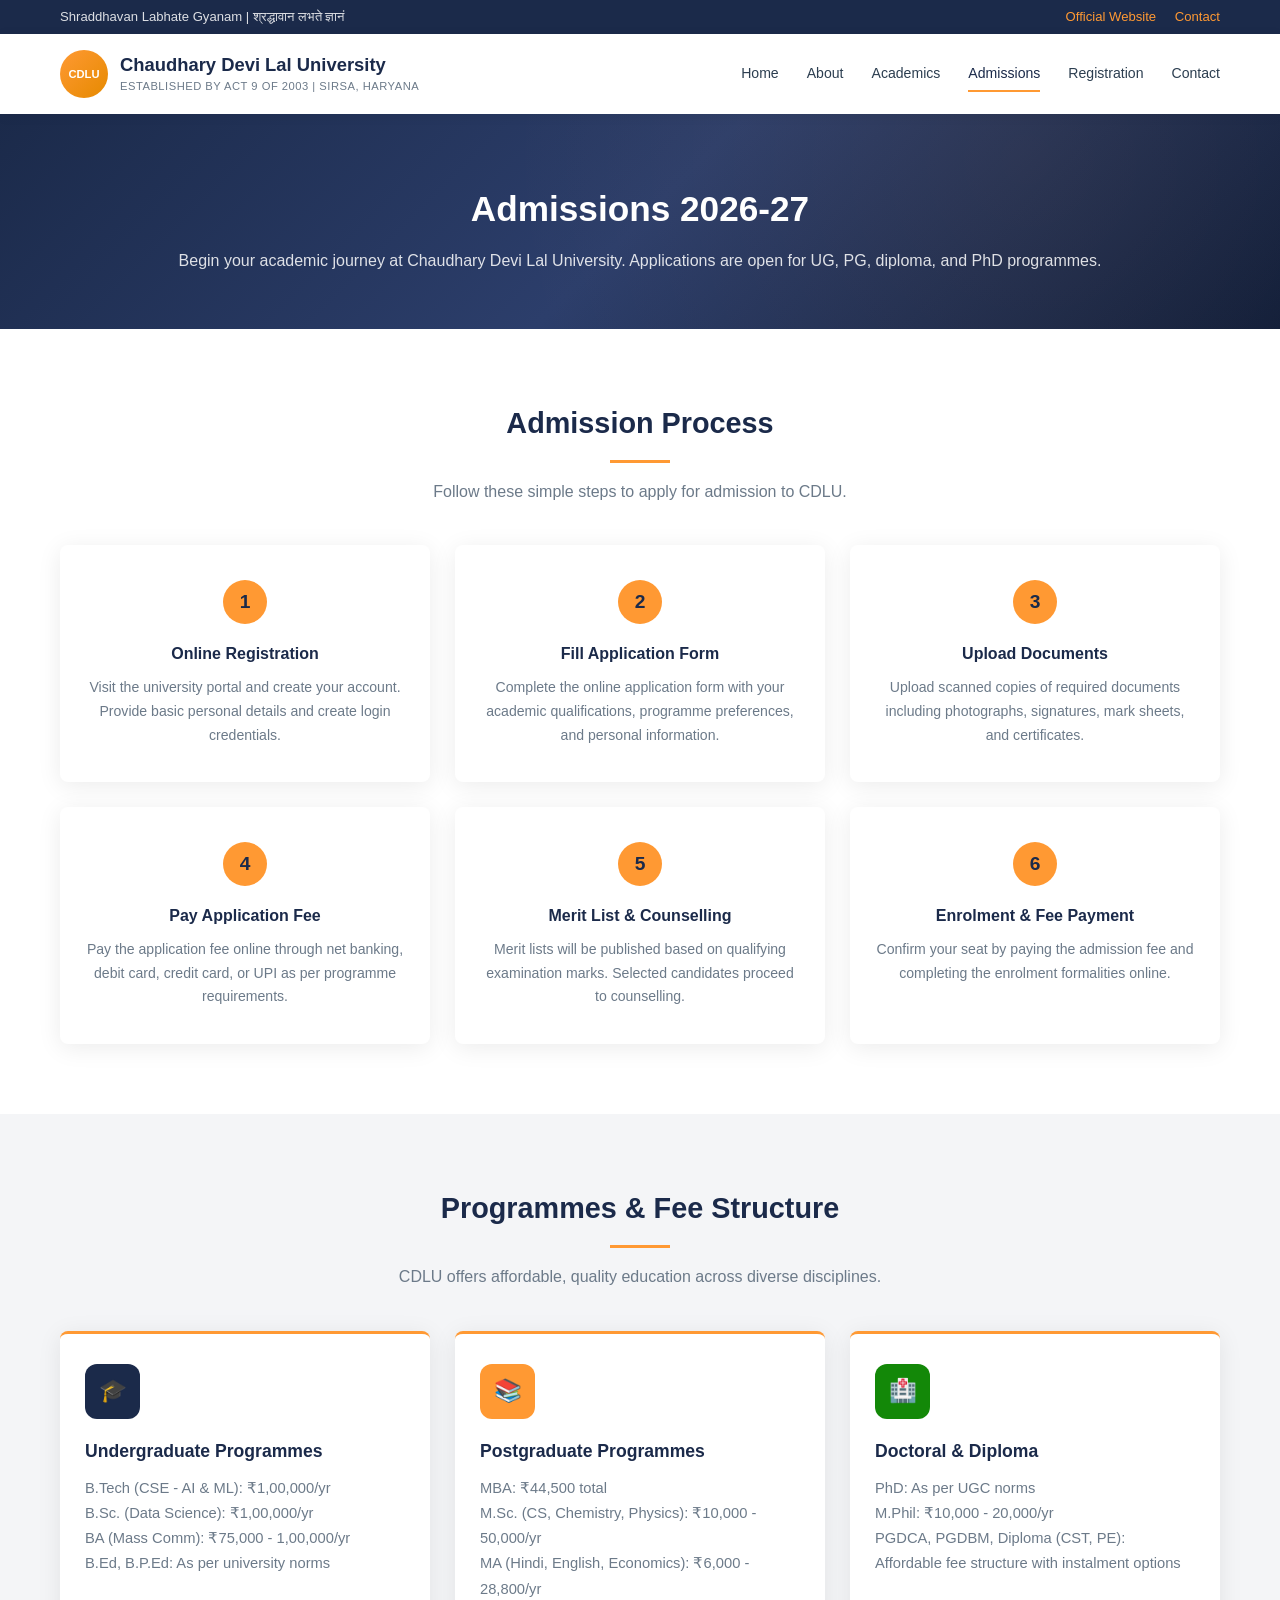
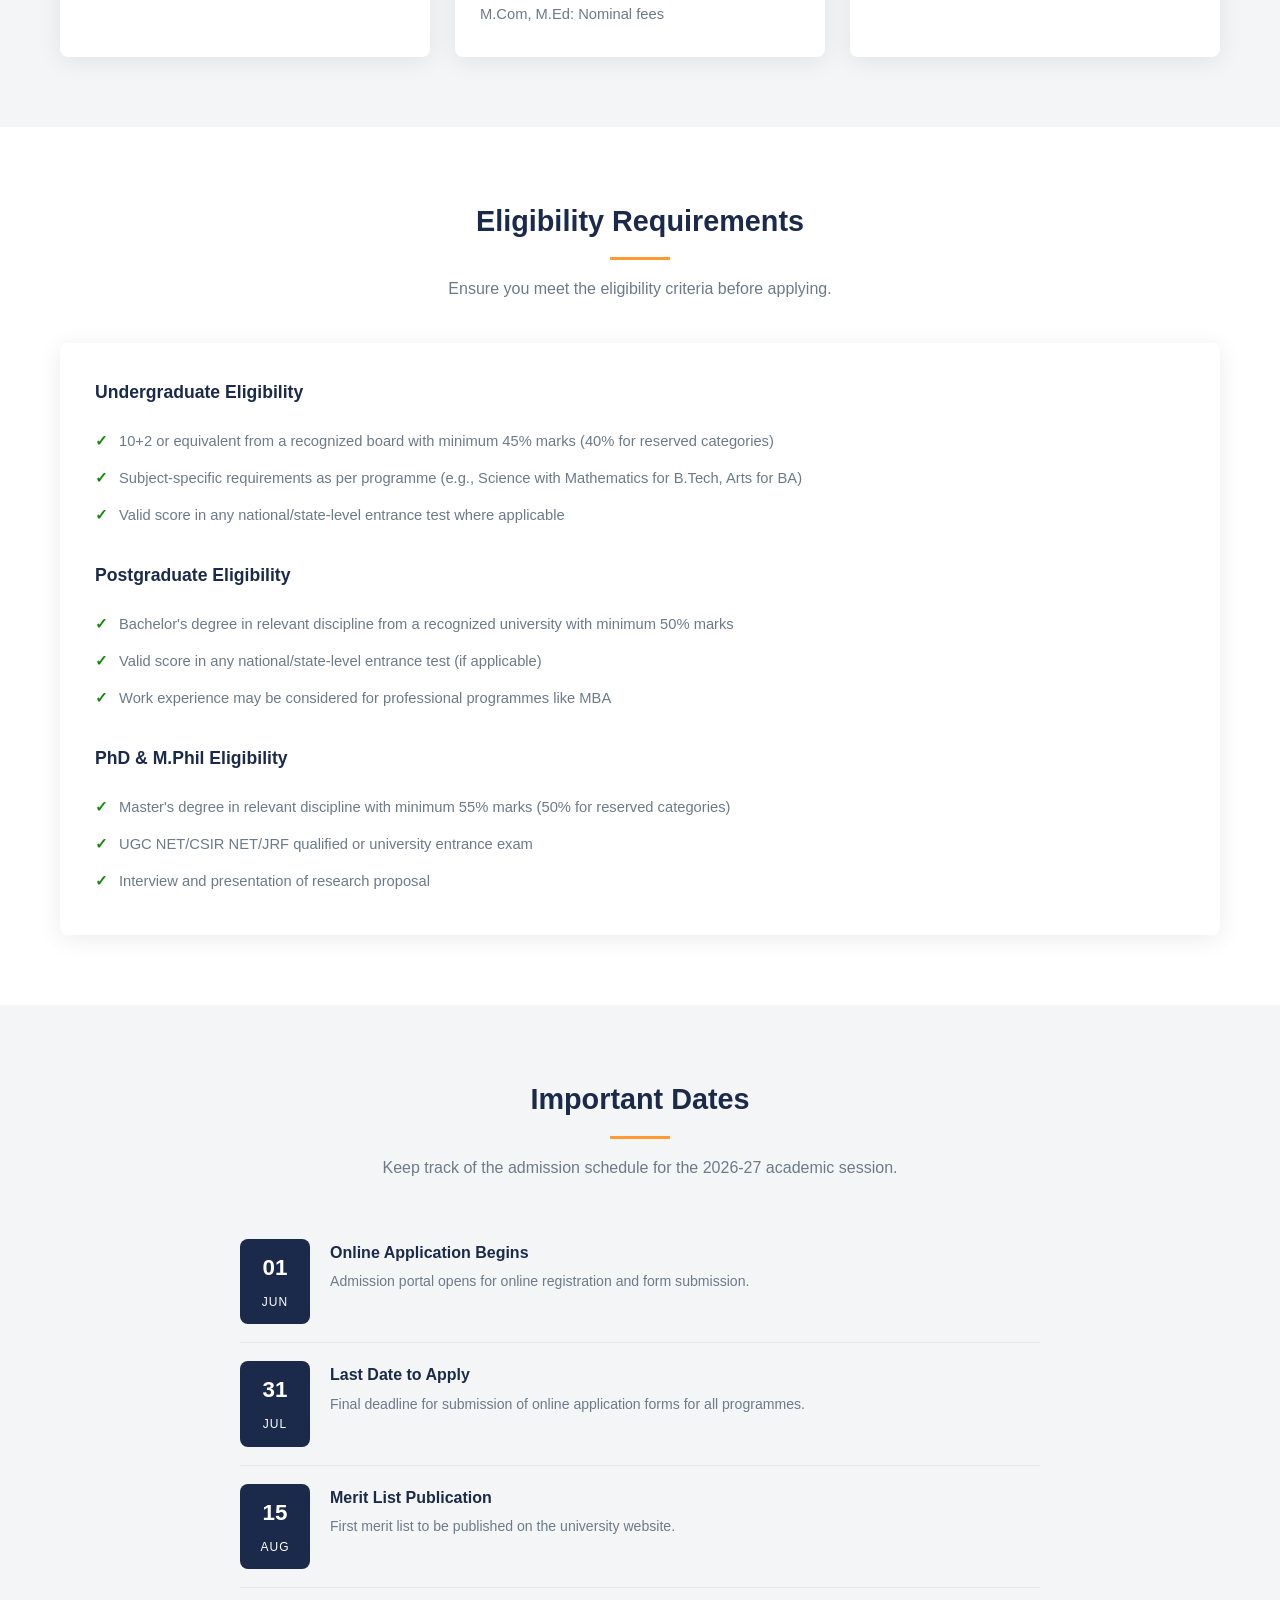
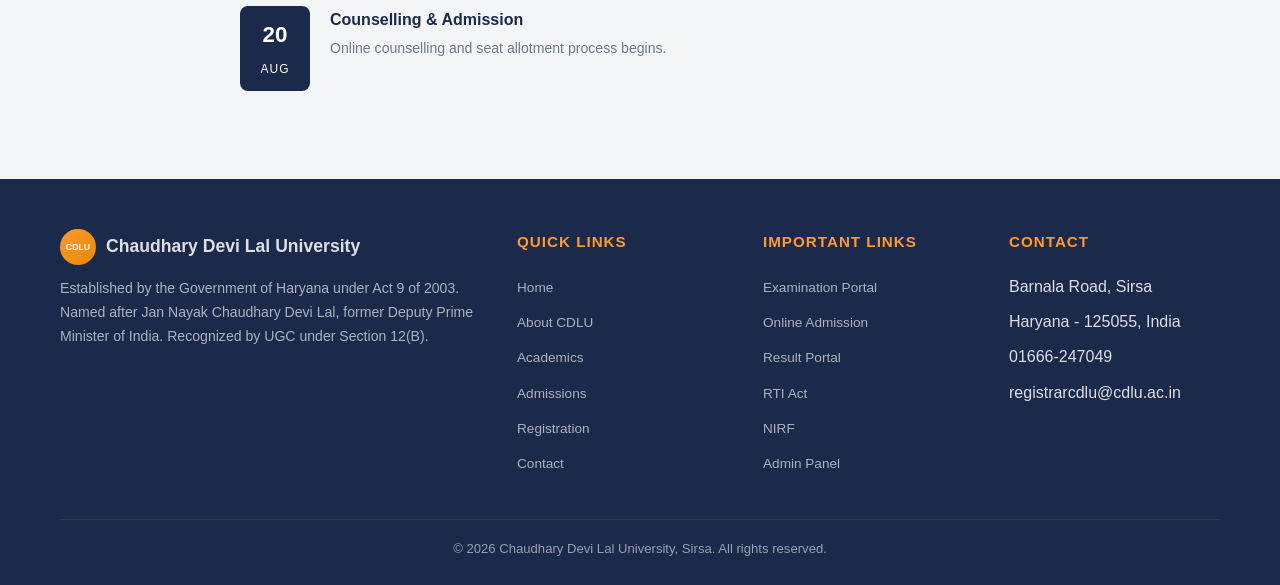
<file: admissions.html>
<!DOCTYPE html>
<html lang="en">
<head>
  <meta charset="UTF-8">
  <meta name="viewport" content="width=device-width, initial-scale=1.0">
  <title>Admissions - Chaudhary Devi Lal University</title>
  <link rel="stylesheet" href="css/style.css">
</head>
<body>

  <div class="top-bar">
    <div class="container">
      <span>Shraddhavan Labhate Gyanam | श्रद्धावान लभते ज्ञानं</span>
      <span>
        <a href="https://www.cdlu.ac.in" target="_blank">Official Website</a>
        <a href="contact.html">Contact</a>
      </span>
    </div>
  </div>

  <header class="header">
    <div class="container">
      <a href="index.html" class="logo">
        <div class="logo-icon">CDLU</div>
        <div class="logo-text">
          <h1>Chaudhary Devi Lal University</h1>
          <span>Established by Act 9 of 2003 | Sirsa, Haryana</span>
        </div>
      </a>
      <button class="hamburger" aria-label="Toggle menu">
        <span></span><span></span><span></span>
      </button>
      <nav class="nav">
        <a href="index.html">Home</a>
        <a href="about.html">About</a>
        <a href="academics.html">Academics</a>
        <a href="admissions.html" class="active">Admissions</a>
        <a href="registration.html">Registration</a>
        <a href="contact.html">Contact</a>
      </nav>
    </div>
  </header>

  <section class="page-banner">
    <div class="container">
      <h1>Admissions 2026-27</h1>
      <p>Begin your academic journey at Chaudhary Devi Lal University. Applications are open for UG, PG, diploma, and PhD programmes.</p>
    </div>
  </section>

  <section class="section section-alt">
    <div class="container">
      <h2 class="section-title">Admission Process</h2>
      <p class="section-subtitle">Follow these simple steps to apply for admission to CDLU.</p>
      <div class="admissions-grid">
        <div class="admission-step">
          <div class="step-number">1</div>
          <h4>Online Registration</h4>
          <p>Visit the university portal and create your account. Provide basic personal details and create login credentials.</p>
        </div>
        <div class="admission-step">
          <div class="step-number">2</div>
          <h4>Fill Application Form</h4>
          <p>Complete the online application form with your academic qualifications, programme preferences, and personal information.</p>
        </div>
        <div class="admission-step">
          <div class="step-number">3</div>
          <h4>Upload Documents</h4>
          <p>Upload scanned copies of required documents including photographs, signatures, mark sheets, and certificates.</p>
        </div>
        <div class="admission-step">
          <div class="step-number">4</div>
          <h4>Pay Application Fee</h4>
          <p>Pay the application fee online through net banking, debit card, credit card, or UPI as per programme requirements.</p>
        </div>
        <div class="admission-step">
          <div class="step-number">5</div>
          <h4>Merit List &amp; Counselling</h4>
          <p>Merit lists will be published based on qualifying examination marks. Selected candidates proceed to counselling.</p>
        </div>
        <div class="admission-step">
          <div class="step-number">6</div>
          <h4>Enrolment &amp; Fee Payment</h4>
          <p>Confirm your seat by paying the admission fee and completing the enrolment formalities online.</p>
        </div>
      </div>
    </div>
  </section>

  <section class="section">
    <div class="container">
      <h2 class="section-title">Programmes &amp; Fee Structure</h2>
      <p class="section-subtitle">CDLU offers affordable, quality education across diverse disciplines.</p>
      <div class="cards-grid">
        <div class="card">
          <div class="card-icon blue">&#127891;</div>
          <h3>Undergraduate Programmes</h3>
          <p>B.Tech (CSE - AI &amp; ML): &#8377;1,00,000/yr<br>B.Sc. (Data Science): &#8377;1,00,000/yr<br>BA (Mass Comm): &#8377;75,000 - 1,00,000/yr<br>B.Ed, B.P.Ed: As per university norms</p>
        </div>
        <div class="card">
          <div class="card-icon gold">&#128218;</div>
          <h3>Postgraduate Programmes</h3>
          <p>MBA: &#8377;44,500 total<br>M.Sc. (CS, Chemistry, Physics): &#8377;10,000 - 50,000/yr<br>MA (Hindi, English, Economics): &#8377;6,000 - 28,800/yr<br>M.Com, M.Ed: Nominal fees</p>
        </div>
        <div class="card">
          <div class="card-icon green">&#127973;</div>
          <h3>Doctoral &amp; Diploma</h3>
          <p>PhD: As per UGC norms<br>M.Phil: &#8377;10,000 - 20,000/yr<br>PGDCA, PGDBM, Diploma (CST, PE): Affordable fee structure with instalment options</p>
        </div>
      </div>
    </div>
  </section>

  <section class="section section-alt">
    <div class="container">
      <h2 class="section-title">Eligibility Requirements</h2>
      <p class="section-subtitle">Ensure you meet the eligibility criteria before applying.</p>
      <div class="requirements">
        <h3>Undergraduate Eligibility</h3>
        <ul>
          <li>10+2 or equivalent from a recognized board with minimum 45% marks (40% for reserved categories)</li>
          <li>Subject-specific requirements as per programme (e.g., Science with Mathematics for B.Tech, Arts for BA)</li>
          <li>Valid score in any national/state-level entrance test where applicable</li>
        </ul>
        <br>
        <h3>Postgraduate Eligibility</h3>
        <ul>
          <li>Bachelor's degree in relevant discipline from a recognized university with minimum 50% marks</li>
          <li>Valid score in any national/state-level entrance test (if applicable)</li>
          <li>Work experience may be considered for professional programmes like MBA</li>
        </ul>
        <br>
        <h3>PhD &amp; M.Phil Eligibility</h3>
        <ul>
          <li>Master's degree in relevant discipline with minimum 55% marks (50% for reserved categories)</li>
          <li>UGC NET/CSIR NET/JRF qualified or university entrance exam</li>
          <li>Interview and presentation of research proposal</li>
        </ul>
      </div>
    </div>
  </section>

  <section class="section">
    <div class="container">
      <h2 class="section-title">Important Dates</h2>
      <p class="section-subtitle">Keep track of the admission schedule for the 2026-27 academic session.</p>
      <div class="events-list">
        <div class="event-item">
          <div class="event-date">
            <span class="day">01</span>
            <span class="month">Jun</span>
          </div>
          <div class="event-info">
            <h4>Online Application Begins</h4>
            <p>Admission portal opens for online registration and form submission.</p>
          </div>
        </div>
        <div class="event-item">
          <div class="event-date">
            <span class="day">31</span>
            <span class="month">Jul</span>
          </div>
          <div class="event-info">
            <h4>Last Date to Apply</h4>
            <p>Final deadline for submission of online application forms for all programmes.</p>
          </div>
        </div>
        <div class="event-item">
          <div class="event-date">
            <span class="day">15</span>
            <span class="month">Aug</span>
          </div>
          <div class="event-info">
            <h4>Merit List Publication</h4>
            <p>First merit list to be published on the university website.</p>
          </div>
        </div>
        <div class="event-item">
          <div class="event-date">
            <span class="day">20</span>
            <span class="month">Aug</span>
          </div>
          <div class="event-info">
            <h4>Counselling &amp; Admission</h4>
            <p>Online counselling and seat allotment process begins.</p>
          </div>
        </div>
      </div>
    </div>
  </section>

  <footer class="footer">
    <div class="container">
      <div class="footer-grid">
        <div class="footer-about">
          <h3><span class="logo-icon" style="width:36px;height:36px;font-size:0.55rem;">CDLU</span> Chaudhary Devi Lal University</h3>
          <p>Established by the Government of Haryana under Act 9 of 2003. Named after Jan Nayak Chaudhary Devi Lal, former Deputy Prime Minister of India. Recognized by UGC under Section 12(B).</p>
        </div>
        <div>
          <h4>Quick Links</h4>
          <ul class="footer-links">
            <li><a href="index.html">Home</a></li>
            <li><a href="about.html">About CDLU</a></li>
            <li><a href="academics.html">Academics</a></li>
            <li><a href="admissions.html">Admissions</a></li>
            <li><a href="registration.html">Registration</a></li>
            <li><a href="contact.html">Contact</a></li>
          </ul>
        </div>
        <div>
          <h4>Important Links</h4>
          <ul class="footer-links">
            <li><a href="#">Examination Portal</a></li>
            <li><a href="#">Online Admission</a></li>
            <li><a href="#">Result Portal</a></li>
            <li><a href="#">RTI Act</a></li>
            <li><a href="#">NIRF</a></li>
            <li><a href="admin.html">Admin Panel</a></li>
          </ul>
        </div>
        <div>
          <h4>Contact</h4>
          <ul class="footer-links">
            <li>Barnala Road, Sirsa</li>
            <li>Haryana - 125055, India</li>
            <li>01666-247049</li>
            <li>registrarcdlu@cdlu.ac.in</li>
          </ul>
        </div>
      </div>
      <div class="footer-bottom">
        <p>&copy; 2026 Chaudhary Devi Lal University, Sirsa. All rights reserved.</p>
      </div>
    </div>
  </footer>

  <button class="back-to-top" aria-label="Back to top">&#8593;</button>

  <script src="js/script.js"></script>
</body>
</html>
</file>
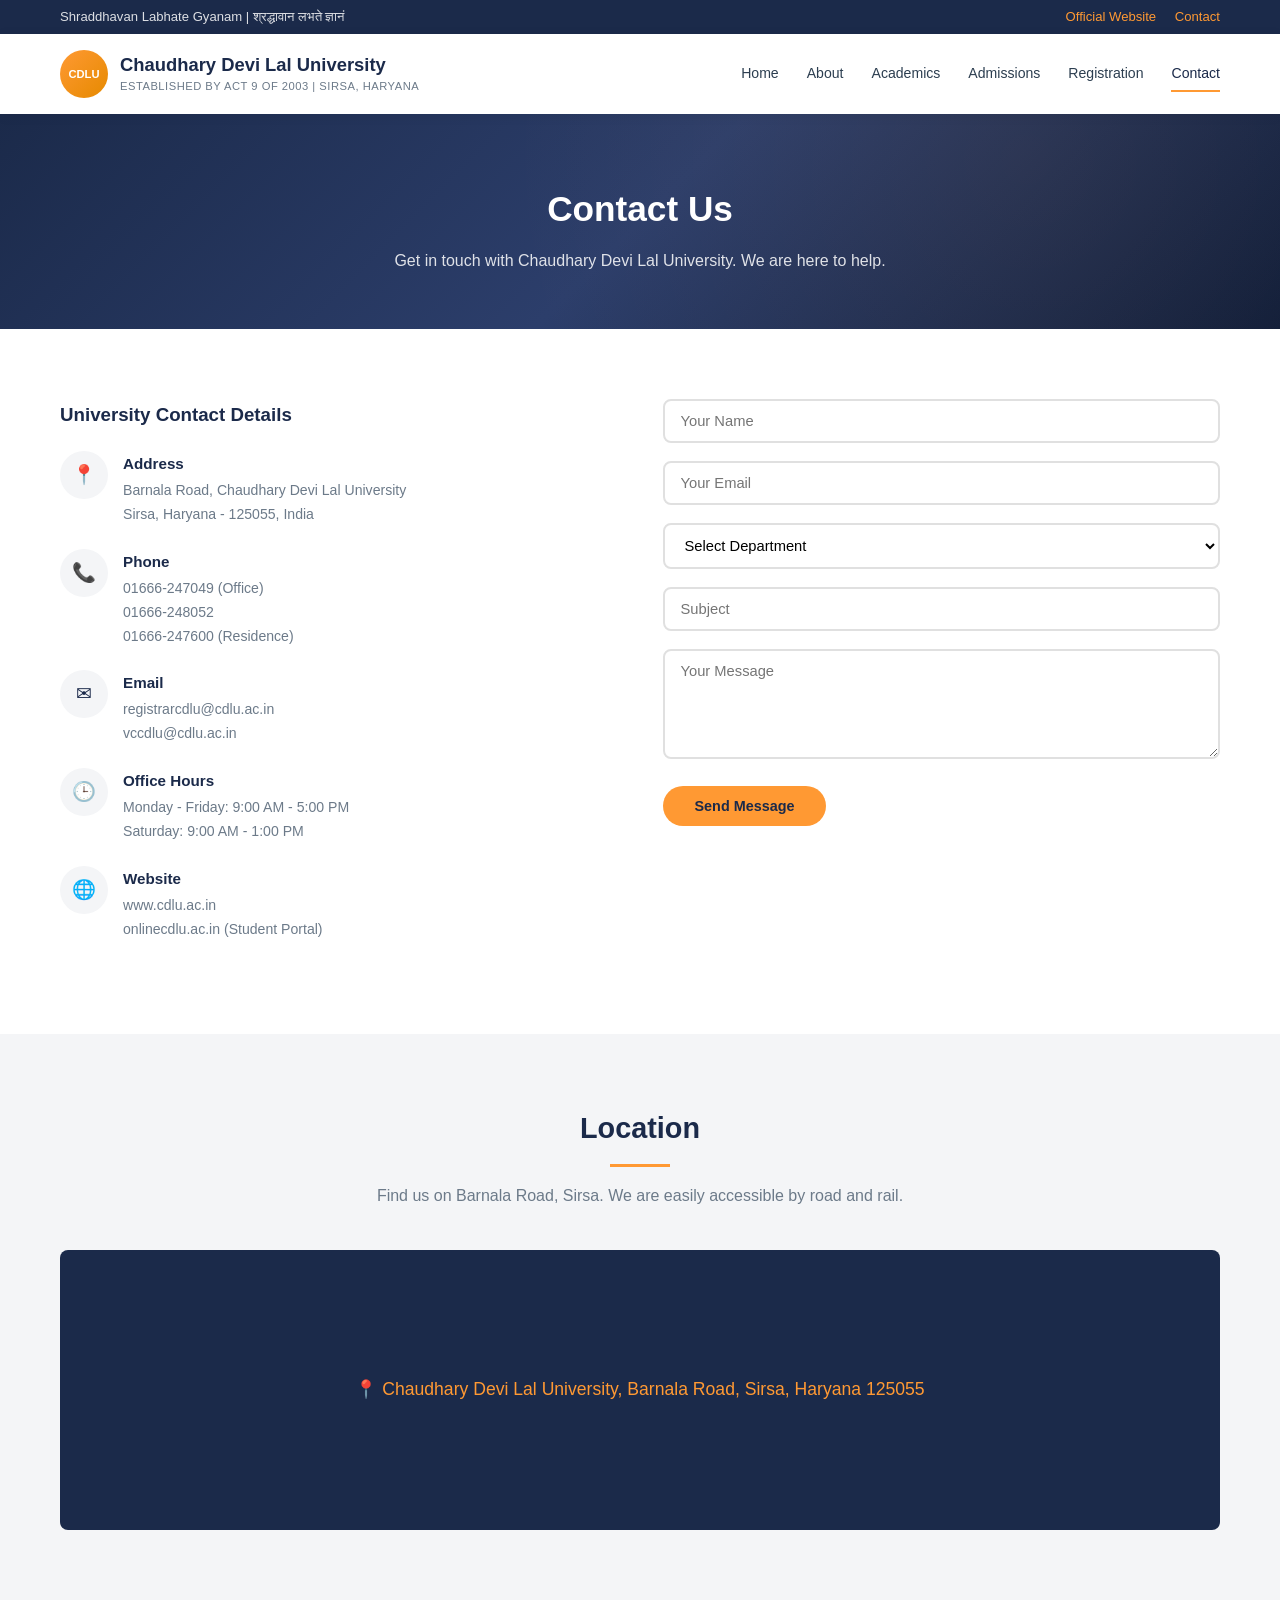
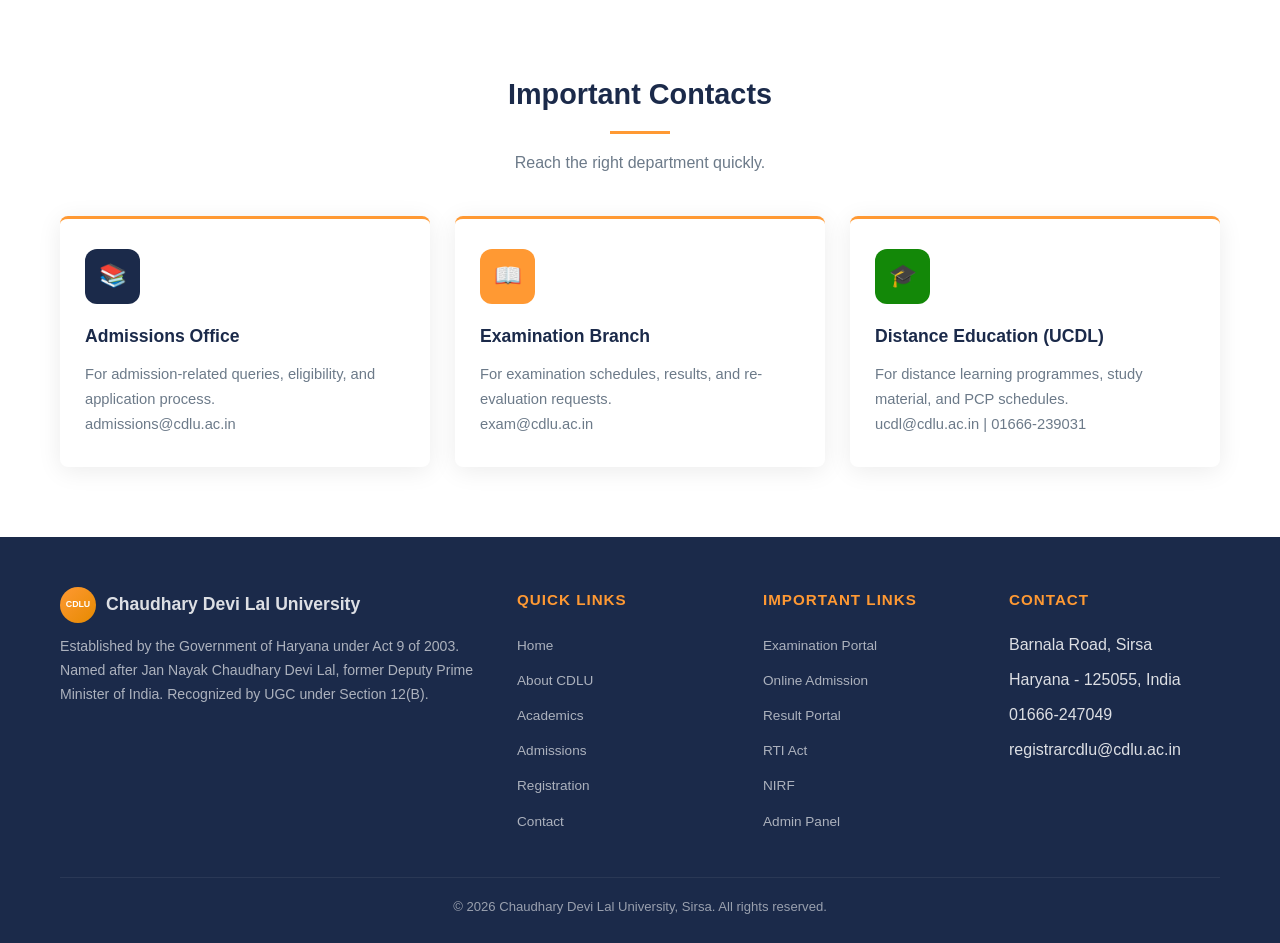
<file: contact.html>
<!DOCTYPE html>
<html lang="en">
<head>
  <meta charset="UTF-8">
  <meta name="viewport" content="width=device-width, initial-scale=1.0">
  <title>Contact - Chaudhary Devi Lal University</title>
  <link rel="stylesheet" href="css/style.css">
</head>
<body>

  <div class="top-bar">
    <div class="container">
      <span>Shraddhavan Labhate Gyanam | श्रद्धावान लभते ज्ञानं</span>
      <span>
        <a href="https://www.cdlu.ac.in" target="_blank">Official Website</a>
        <a href="contact.html">Contact</a>
      </span>
    </div>
  </div>

  <header class="header">
    <div class="container">
      <a href="index.html" class="logo">
        <div class="logo-icon">CDLU</div>
        <div class="logo-text">
          <h1>Chaudhary Devi Lal University</h1>
          <span>Established by Act 9 of 2003 | Sirsa, Haryana</span>
        </div>
      </a>
      <button class="hamburger" aria-label="Toggle menu">
        <span></span><span></span><span></span>
      </button>
      <nav class="nav">
        <a href="index.html">Home</a>
        <a href="about.html">About</a>
        <a href="academics.html">Academics</a>
        <a href="admissions.html">Admissions</a>
        <a href="registration.html">Registration</a>
        <a href="contact.html" class="active">Contact</a>
      </nav>
    </div>
  </header>

  <section class="page-banner">
    <div class="container">
      <h1>Contact Us</h1>
      <p>Get in touch with Chaudhary Devi Lal University. We are here to help.</p>
    </div>
  </section>

  <section class="section section-alt">
    <div class="container">
      <div class="contact-grid">
        <div class="contact-info">
          <h3>University Contact Details</h3>
          <div class="contact-item">
            <div class="contact-icon">&#128205;</div>
            <div>
              <h4>Address</h4>
              <p>Barnala Road, Chaudhary Devi Lal University<br>Sirsa, Haryana - 125055, India</p>
            </div>
          </div>
          <div class="contact-item">
            <div class="contact-icon">&#128222;</div>
            <div>
              <h4>Phone</h4>
              <p>01666-247049 (Office)<br>01666-248052<br>01666-247600 (Residence)</p>
            </div>
          </div>
          <div class="contact-item">
            <div class="contact-icon">&#9993;</div>
            <div>
              <h4>Email</h4>
              <p>registrarcdlu@cdlu.ac.in<br>vccdlu@cdlu.ac.in</p>
            </div>
          </div>
          <div class="contact-item">
            <div class="contact-icon">&#128338;</div>
            <div>
              <h4>Office Hours</h4>
              <p>Monday - Friday: 9:00 AM - 5:00 PM<br>Saturday: 9:00 AM - 1:00 PM</p>
            </div>
          </div>
          <div class="contact-item">
            <div class="contact-icon">&#127760;</div>
            <div>
              <h4>Website</h4>
              <p>www.cdlu.ac.in<br>onlinecdlu.ac.in (Student Portal)</p>
            </div>
          </div>
        </div>
        <div>
          <form id="contactForm">
            <div class="form-group">
              <input type="text" placeholder="Your Name" required>
            </div>
            <div class="form-group">
              <input type="email" placeholder="Your Email" required>
            </div>
            <div class="form-group">
              <select required>
                <option value="">Select Department</option>
                <option value="admissions">Admissions Office</option>
                <option value="academics">Academic Affairs</option>
                <option value="examination">Examination Branch</option>
                <option value="finance">Finance &amp; Accounts</option>
                <option value="ucdl">UCDL (Distance Education)</option>
                <option value="other">Other</option>
              </select>
            </div>
            <div class="form-group">
              <input type="text" placeholder="Subject" required>
            </div>
            <div class="form-group">
              <textarea placeholder="Your Message" required></textarea>
            </div>
            <button type="submit" class="btn btn-primary">Send Message</button>
          </form>
        </div>
      </div>
    </div>
  </section>

  <section class="section">
    <div class="container">
      <h2 class="section-title">Location</h2>
      <p class="section-subtitle">Find us on Barnala Road, Sirsa. We are easily accessible by road and rail.</p>
      <div class="map-placeholder">
        &#128205; Chaudhary Devi Lal University, Barnala Road, Sirsa, Haryana 125055
      </div>
    </div>
  </section>

  <section class="section section-alt">
    <div class="container">
      <h2 class="section-title">Important Contacts</h2>
      <p class="section-subtitle">Reach the right department quickly.</p>
      <div class="cards-grid">
        <div class="card">
          <div class="card-icon blue">&#128218;</div>
          <h3>Admissions Office</h3>
          <p>For admission-related queries, eligibility, and application process.<br>admissions@cdlu.ac.in</p>
        </div>
        <div class="card">
          <div class="card-icon gold">&#128214;</div>
          <h3>Examination Branch</h3>
          <p>For examination schedules, results, and re-evaluation requests.<br>exam@cdlu.ac.in</p>
        </div>
        <div class="card">
          <div class="card-icon green">&#127891;</div>
          <h3>Distance Education (UCDL)</h3>
          <p>For distance learning programmes, study material, and PCP schedules.<br>ucdl@cdlu.ac.in | 01666-239031</p>
        </div>
      </div>
    </div>
  </section>

  <footer class="footer">
    <div class="container">
      <div class="footer-grid">
        <div class="footer-about">
          <h3><span class="logo-icon" style="width:36px;height:36px;font-size:0.55rem;">CDLU</span> Chaudhary Devi Lal University</h3>
          <p>Established by the Government of Haryana under Act 9 of 2003. Named after Jan Nayak Chaudhary Devi Lal, former Deputy Prime Minister of India. Recognized by UGC under Section 12(B).</p>
        </div>
        <div>
          <h4>Quick Links</h4>
          <ul class="footer-links">
            <li><a href="index.html">Home</a></li>
            <li><a href="about.html">About CDLU</a></li>
            <li><a href="academics.html">Academics</a></li>
            <li><a href="admissions.html">Admissions</a></li>
            <li><a href="registration.html">Registration</a></li>
            <li><a href="contact.html">Contact</a></li>
          </ul>
        </div>
        <div>
          <h4>Important Links</h4>
          <ul class="footer-links">
            <li><a href="#">Examination Portal</a></li>
            <li><a href="#">Online Admission</a></li>
            <li><a href="#">Result Portal</a></li>
            <li><a href="#">RTI Act</a></li>
            <li><a href="#">NIRF</a></li>
            <li><a href="admin.html">Admin Panel</a></li>
          </ul>
        </div>
        <div>
          <h4>Contact</h4>
          <ul class="footer-links">
            <li>Barnala Road, Sirsa</li>
            <li>Haryana - 125055, India</li>
            <li>01666-247049</li>
            <li>registrarcdlu@cdlu.ac.in</li>
          </ul>
        </div>
      </div>
      <div class="footer-bottom">
        <p>&copy; 2026 Chaudhary Devi Lal University, Sirsa. All rights reserved.</p>
      </div>
    </div>
  </footer>

  <button class="back-to-top" aria-label="Back to top">&#8593;</button>

  <script src="js/script.js"></script>
</body>
</html>
</file>
<file: css/style.css>
* {
  margin: 0;
  padding: 0;
  box-sizing: border-box;
}

:root {
  --saffron: #FF9933;
  --saffron-dark: #e68a00;
  --navy: #1B2A4A;
  --navy-light: #2C3E6B;
  --green: #138808;
  --white: #fff;
  --bg: #f4f5f7;
  --text: #2c3e50;
  --text-light: #6c7a89;
  --shadow: 0 4px 24px rgba(0,0,0,0.08);
  --radius: 8px;
}

body {
  font-family: 'Segoe UI', -apple-system, BlinkMacSystemFont, Roboto, Oxygen, Ubuntu, Cantarell, sans-serif;
  color: var(--text);
  line-height: 1.7;
  background: var(--bg);
}

a { text-decoration: none; color: inherit; }
ul { list-style: none; }
img { max-width: 100%; }

.container {
  max-width: 1200px;
  margin: 0 auto;
  padding: 0 20px;
}

/* Top Bar */
.top-bar {
  background: var(--navy);
  color: rgba(255,255,255,0.85);
  font-size: 0.82rem;
  padding: 6px 0;
}

.top-bar .container {
  display: flex;
  justify-content: space-between;
  align-items: center;
}

.top-bar a {
  color: var(--saffron);
  margin-left: 15px;
  transition: opacity 0.3s;
}

.top-bar a:hover { opacity: 0.8; }

/* Header */
.header {
  background: var(--white);
  box-shadow: 0 2px 12px rgba(0,0,0,0.06);
  position: sticky;
  top: 0;
  z-index: 100;
}

.header .container {
  display: flex;
  align-items: center;
  justify-content: space-between;
  height: 80px;
}

.logo {
  display: flex;
  align-items: center;
  gap: 12px;
}

.logo-icon {
  width: 48px;
  height: 48px;
  background: linear-gradient(135deg, var(--saffron), var(--saffron-dark));
  color: var(--white);
  display: flex;
  align-items: center;
  justify-content: center;
  border-radius: 50%;
  font-size: 0.7rem;
  font-weight: 800;
  line-height: 1.2;
  text-align: center;
  flex-shrink: 0;
}

.logo-text {
  display: flex;
  flex-direction: column;
}

.logo-text h1 {
  font-size: 1.15rem;
  color: var(--navy);
  line-height: 1.3;
}

.logo-text span {
  font-size: 0.7rem;
  color: var(--text-light);
  text-transform: uppercase;
  letter-spacing: 0.5px;
}

.nav {
  display: flex;
  align-items: center;
  gap: 28px;
}

.nav a {
  font-size: 0.88rem;
  font-weight: 500;
  color: var(--text);
  transition: color 0.3s;
  position: relative;
  padding: 4px 0;
}

.nav a::after {
  content: '';
  position: absolute;
  bottom: -2px;
  left: 0;
  width: 0;
  height: 2px;
  background: var(--saffron);
  transition: width 0.3s;
}

.nav a:hover,
.nav a.active {
  color: var(--navy);
}

.nav a:hover::after,
.nav a.active::after {
  width: 100%;
}

.hamburger {
  display: none;
  flex-direction: column;
  gap: 5px;
  background: none;
  border: none;
  cursor: pointer;
  padding: 5px;
}

.hamburger span {
  width: 26px;
  height: 2.5px;
  background: var(--navy);
  border-radius: 2px;
  transition: 0.3s;
}

/* Hero */
.hero {
  background:
    linear-gradient(135deg, rgba(27,42,74,0.88) 0%, rgba(44,62,107,0.82) 50%, rgba(15,29,58,0.9) 100%),
    url('../images/hero-bg.jpg') center/cover no-repeat;
  color: var(--white);
  padding: 90px 0 80px;
  text-align: center;
  position: relative;
  overflow: hidden;
}

.hero::before {
  content: '';
  position: absolute;
  inset: 0;
  background:
    radial-gradient(circle at 20% 50%, rgba(255,153,51,0.08) 0%, transparent 50%),
    radial-gradient(circle at 80% 50%, rgba(19,136,8,0.06) 0%, transparent 50%);
  animation: heroGlow 10s ease-in-out infinite alternate;
}

@keyframes heroGlow {
  0% { transform: scale(1); }
  100% { transform: scale(1.05); }
}

.hero h1 {
  font-size: 2.6rem;
  margin-bottom: 8px;
  position: relative;
  z-index: 1;
}

.hero .hindi {
  font-size: 1.8rem;
  opacity: 0.9;
  margin-bottom: 6px;
  position: relative;
  z-index: 1;
}

.hero .motto {
  font-size: 1rem;
  font-style: italic;
  opacity: 0.7;
  margin-bottom: 20px;
  position: relative;
  z-index: 1;
}

.hero p {
  font-size: 1.1rem;
  opacity: 0.9;
  max-width: 700px;
  margin: 0 auto 30px;
  position: relative;
  z-index: 1;
}

.btn {
  display: inline-block;
  padding: 12px 32px;
  border-radius: 50px;
  font-weight: 600;
  font-size: 0.9rem;
  transition: all 0.3s;
  cursor: pointer;
  border: none;
}

.btn-primary {
  background: var(--saffron);
  color: var(--navy);
}

.btn-primary:hover {
  background: var(--saffron-dark);
  transform: translateY(-2px);
  box-shadow: 0 5px 20px rgba(255,153,51,0.35);
}

.btn-outline {
  background: transparent;
  color: var(--white);
  border: 2px solid rgba(255,255,255,0.7);
}

.btn-outline:hover {
  background: var(--white);
  color: var(--navy);
  transform: translateY(-2px);
}

.hero-buttons {
  display: flex;
  gap: 15px;
  justify-content: center;
  position: relative;
  z-index: 1;
}

/* Stats */
.stats {
  background: var(--white);
  padding: 50px 0;
  border-bottom: 3px solid var(--saffron);
}

.stats-grid {
  display: grid;
  grid-template-columns: repeat(4, 1fr);
  gap: 30px;
  text-align: center;
}

.stat-item {
  padding: 10px;
}

.stat-item h3 {
  font-size: 2.2rem;
  color: var(--navy);
  margin-bottom: 4px;
}

.stat-item p {
  color: var(--text-light);
  font-size: 0.9rem;
  font-weight: 500;
}

/* Sections */
.section {
  padding: 70px 0;
}

.section-alt {
  background: var(--white);
}

.section-title {
  text-align: center;
  font-size: 1.8rem;
  color: var(--navy);
  margin-bottom: 8px;
  position: relative;
}

.section-title::after {
  content: '';
  display: block;
  width: 60px;
  height: 3px;
  background: var(--saffron);
  margin: 12px auto 0;
}

.section-subtitle {
  text-align: center;
  color: var(--text-light);
  margin: 15px auto 40px;
  font-size: 1rem;
  max-width: 650px;
}

/* Cards */
.cards-grid {
  display: grid;
  grid-template-columns: repeat(3, 1fr);
  gap: 25px;
}

.card {
  background: var(--white);
  border-radius: var(--radius);
  padding: 30px 25px;
  box-shadow: var(--shadow);
  transition: transform 0.3s, box-shadow 0.3s;
  border-top: 3px solid var(--saffron);
}

.card:hover {
  transform: translateY(-4px);
  box-shadow: 0 8px 30px rgba(0,0,0,0.12);
}

.card-icon {
  width: 55px;
  height: 55px;
  border-radius: 12px;
  display: flex;
  align-items: center;
  justify-content: center;
  font-size: 1.4rem;
  margin-bottom: 18px;
  color: var(--white);
}

.card-icon.blue { background: var(--navy); }
.card-icon.gold { background: var(--saffron); }
.card-icon.green { background: var(--green); }

.card h3 {
  margin-bottom: 10px;
  color: var(--navy);
  font-size: 1.1rem;
}

.card p {
  color: var(--text-light);
  font-size: 0.92rem;
}

/* News */
.news-grid {
  display: grid;
  grid-template-columns: repeat(2, 1fr);
  gap: 25px;
}

.news-card {
  display: flex;
  background: var(--white);
  border-radius: var(--radius);
  overflow: hidden;
  box-shadow: var(--shadow);
  transition: transform 0.3s;
}

.news-card:hover {
  transform: translateY(-3px);
}

.news-img {
  width: 200px;
  min-height: 170px;
  background: linear-gradient(135deg, var(--navy), var(--navy-light));
  display: flex;
  align-items: center;
  justify-content: center;
  color: var(--saffron);
  font-size: 2rem;
  flex-shrink: 0;
}

.news-body {
  padding: 20px;
}

.news-date {
  font-size: 0.78rem;
  color: var(--saffron-dark);
  font-weight: 600;
  text-transform: uppercase;
  letter-spacing: 1px;
  margin-bottom: 6px;
}

.news-body h4 {
  margin-bottom: 8px;
  color: var(--navy);
  font-size: 1rem;
}

.news-body p {
  font-size: 0.88rem;
  color: var(--text-light);
}

/* Events */
.events-list {
  max-width: 800px;
  margin: 0 auto;
}

.event-item {
  display: flex;
  gap: 20px;
  padding: 18px 0;
  border-bottom: 1px solid #e8e8e8;
}

.event-item:last-child { border-bottom: none; }

.event-date {
  text-align: center;
  min-width: 70px;
  background: var(--navy);
  color: var(--white);
  border-radius: var(--radius);
  padding: 10px 6px;
  height: fit-content;
}

.event-date .day {
  font-size: 1.4rem;
  font-weight: 700;
  display: block;
}

.event-date .month {
  font-size: 0.75rem;
  text-transform: uppercase;
  letter-spacing: 1px;
}

.event-info h4 {
  color: var(--navy);
  margin-bottom: 4px;
  font-size: 1rem;
}

.event-info p {
  font-size: 0.88rem;
  color: var(--text-light);
}

/* Page Banner */
.page-banner {
  background: linear-gradient(135deg, var(--navy) 0%, var(--navy-light) 50%, #0f1d3a 100%);
  color: var(--white);
  padding: 65px 0 55px;
  text-align: center;
  position: relative;
  overflow: hidden;
}

.page-banner::before {
  content: '';
  position: absolute;
  inset: 0;
  background: radial-gradient(circle at 80% 20%, rgba(255,153,51,0.06) 0%, transparent 50%);
}

.page-banner h1 {
  font-size: 2.2rem;
  margin-bottom: 8px;
  position: relative;
  z-index: 1;
}

.page-banner p {
  opacity: 0.85;
  font-size: 1rem;
  position: relative;
  z-index: 1;
}

/* About */
.about-content {
  display: grid;
  grid-template-columns: 1fr 1fr;
  gap: 50px;
  align-items: center;
}

.about-image {
  background: linear-gradient(135deg, var(--navy-light), var(--navy));
  border-radius: var(--radius);
  height: 380px;
  display: flex;
  align-items: center;
  justify-content: center;
  color: var(--saffron);
  font-size: 5rem;
}

.about-text h2 {
  color: var(--navy);
  margin-bottom: 16px;
}

.about-text p {
  color: var(--text-light);
  margin-bottom: 14px;
  font-size: 0.95rem;
}

/* Leadership */
.leadership-grid {
  display: grid;
  grid-template-columns: repeat(3, 1fr);
  gap: 25px;
}

.leader-card {
  text-align: center;
  background: var(--white);
  padding: 28px 20px;
  border-radius: var(--radius);
  box-shadow: var(--shadow);
  border-top: 3px solid var(--saffron);
}

.leader-avatar {
  width: 90px;
  height: 90px;
  border-radius: 50%;
  background: linear-gradient(135deg, var(--navy-light), var(--navy));
  margin: 0 auto 12px;
  display: flex;
  align-items: center;
  justify-content: center;
  color: var(--saffron);
  font-size: 2.2rem;
}

.leader-card h4 {
  color: var(--navy);
  margin-bottom: 4px;
}

.leader-card .title {
  font-size: 0.82rem;
  color: var(--saffron-dark);
  font-weight: 600;
}

.leader-card p {
  font-size: 0.85rem;
  color: var(--text-light);
  margin-top: 8px;
}

/* Faculties & Depts */
.faculty-grid {
  display: grid;
  grid-template-columns: repeat(3, 1fr);
  gap: 20px;
  margin-top: 30px;
}

.faculty-card {
  background: var(--white);
  padding: 20px;
  border-radius: var(--radius);
  box-shadow: var(--shadow);
  border-left: 4px solid var(--saffron);
  transition: transform 0.3s;
}

.faculty-card:hover {
  transform: translateX(4px);
}

.faculty-card h4 {
  color: var(--navy);
  margin-bottom: 6px;
  font-size: 0.95rem;
}

.faculty-card p {
  font-size: 0.85rem;
  color: var(--text-light);
}

.dept-grid {
  display: grid;
  grid-template-columns: repeat(3, 1fr);
  gap: 12px;
  margin-top: 30px;
}

.dept-item {
  background: var(--white);
  padding: 14px 18px;
  border-radius: 6px;
  box-shadow: 0 1px 6px rgba(0,0,0,0.06);
  font-size: 0.92rem;
  color: var(--text);
  transition: all 0.3s;
  border: 1px solid #eee;
}

.dept-item:hover {
  border-color: var(--saffron);
  box-shadow: 0 2px 12px rgba(255,153,51,0.12);
}

/* Academics Tabs */
.academics-tabs {
  display: flex;
  gap: 10px;
  justify-content: center;
  margin-bottom: 35px;
  flex-wrap: wrap;
}

.tab-btn {
  padding: 10px 22px;
  border: 2px solid var(--navy);
  background: transparent;
  color: var(--navy);
  border-radius: 50px;
  font-weight: 600;
  font-size: 0.85rem;
  cursor: pointer;
  transition: all 0.3s;
}

.tab-btn.active,
.tab-btn:hover {
  background: var(--navy);
  color: var(--white);
}

/* Programs */
.programs-grid {
  display: grid;
  grid-template-columns: repeat(2, 1fr);
  gap: 18px;
}

.program-item {
  background: var(--white);
  padding: 22px;
  border-radius: var(--radius);
  box-shadow: var(--shadow);
  border-left: 4px solid var(--saffron);
}

.program-item h4 {
  color: var(--navy);
  margin-bottom: 6px;
  font-size: 0.95rem;
}

.program-item p {
  font-size: 0.85rem;
  color: var(--text-light);
}

/* Admissions */
.admissions-grid {
  display: grid;
  grid-template-columns: repeat(3, 1fr);
  gap: 25px;
}

.admission-step {
  text-align: center;
  padding: 35px 25px;
  background: var(--white);
  border-radius: var(--radius);
  box-shadow: var(--shadow);
  position: relative;
}

.step-number {
  width: 44px;
  height: 44px;
  border-radius: 50%;
  background: var(--saffron);
  color: var(--navy);
  font-size: 1.2rem;
  font-weight: 700;
  display: flex;
  align-items: center;
  justify-content: center;
  margin: 0 auto 16px;
}

.admission-step h4 {
  color: var(--navy);
  margin-bottom: 8px;
  font-size: 1rem;
}

.admission-step p {
  font-size: 0.88rem;
  color: var(--text-light);
}

.requirements {
  background: var(--white);
  padding: 35px;
  border-radius: var(--radius);
  box-shadow: var(--shadow);
}

.requirements h3 {
  color: var(--navy);
  margin-bottom: 15px;
  font-size: 1.1rem;
}

.requirements ul li {
  padding: 6px 0;
  padding-left: 24px;
  position: relative;
  color: var(--text-light);
  font-size: 0.92rem;
}

.requirements ul li::before {
  content: '✓';
  position: absolute;
  left: 0;
  color: var(--green);
  font-weight: 700;
}

/* Contact */
.contact-grid {
  display: grid;
  grid-template-columns: 1fr 1fr;
  gap: 45px;
}

.contact-info h3 {
  color: var(--navy);
  margin-bottom: 20px;
}

.contact-item {
  display: flex;
  gap: 15px;
  margin-bottom: 22px;
}

.contact-icon {
  width: 48px;
  height: 48px;
  border-radius: 50%;
  background: var(--bg);
  display: flex;
  align-items: center;
  justify-content: center;
  color: var(--navy);
  font-size: 1.2rem;
  flex-shrink: 0;
}

.contact-item h4 {
  color: var(--navy);
  margin-bottom: 2px;
  font-size: 0.95rem;
}

.contact-item p {
  color: var(--text-light);
  font-size: 0.88rem;
}

.form-group {
  margin-bottom: 18px;
}

.form-group input,
.form-group textarea,
.form-group select {
  width: 100%;
  padding: 12px 16px;
  border: 2px solid #e0e0e0;
  border-radius: var(--radius);
  font-size: 0.92rem;
  font-family: inherit;
  transition: border-color 0.3s;
  background: var(--white);
}

.form-group input:focus,
.form-group textarea:focus,
.form-group select:focus {
  outline: none;
  border-color: var(--saffron);
}

.form-group textarea {
  min-height: 110px;
  resize: vertical;
}

.map-placeholder {
  background: var(--navy);
  border-radius: var(--radius);
  height: 280px;
  display: flex;
  align-items: center;
  justify-content: center;
  color: var(--saffron);
  font-size: 1.1rem;
  margin-top: 30px;
}

/* Footer */
.footer {
  background: var(--navy);
  color: rgba(255,255,255,0.85);
  padding: 50px 0 25px;
}

.footer-grid {
  display: grid;
  grid-template-columns: 2fr 1fr 1fr 1fr;
  gap: 35px;
  margin-bottom: 35px;
}

.footer-about h3 {
  margin-bottom: 12px;
  display: flex;
  align-items: center;
  gap: 10px;
  font-size: 1.1rem;
}

.footer-about p {
  opacity: 0.75;
  font-size: 0.88rem;
  line-height: 1.7;
}

.footer h4 {
  margin-bottom: 18px;
  color: var(--saffron);
  font-size: 0.95rem;
  text-transform: uppercase;
  letter-spacing: 1px;
}

.footer-links li {
  margin-bottom: 8px;
}

.footer-links a {
  opacity: 0.75;
  font-size: 0.85rem;
  transition: opacity 0.3s;
}

.footer-links a:hover {
  opacity: 1;
  color: var(--saffron);
}

.footer-bottom {
  border-top: 1px solid rgba(255,255,255,0.1);
  padding-top: 18px;
  text-align: center;
  font-size: 0.82rem;
  opacity: 0.65;
}

/* Back to top */
.back-to-top {
  position: fixed;
  bottom: 30px;
  right: 30px;
  width: 44px;
  height: 44px;
  border-radius: 50%;
  background: var(--saffron);
  color: var(--navy);
  border: none;
  font-size: 1.2rem;
  cursor: pointer;
  box-shadow: var(--shadow);
  transition: all 0.3s;
  opacity: 0;
  visibility: hidden;
  z-index: 99;
}

.back-to-top.visible {
  opacity: 1;
  visibility: visible;
}

.back-to-top:hover {
  transform: translateY(-3px);
}

/* Responsive */
@media (max-width: 992px) {
  .stats-grid { grid-template-columns: repeat(2, 1fr); }
  .cards-grid { grid-template-columns: repeat(2, 1fr); }
  .footer-grid { grid-template-columns: repeat(2, 1fr); }
  .about-content { grid-template-columns: 1fr; }
  .leadership-grid { grid-template-columns: repeat(2, 1fr); }
  .faculty-grid { grid-template-columns: repeat(2, 1fr); }
  .dept-grid { grid-template-columns: repeat(2, 1fr); }
  .programs-grid { grid-template-columns: 1fr; }
  .admissions-grid { grid-template-columns: repeat(2, 1fr); }
  .contact-grid { grid-template-columns: 1fr; }
  .news-grid { grid-template-columns: 1fr; }
  .news-card { flex-direction: column; }
  .news-img { width: 100%; height: 140px; }
}

@media (max-width: 768px) {
  .hamburger { display: flex; }
  .nav {
    position: fixed;
    top: 80px;
    left: 0;
    width: 100%;
    background: var(--white);
    flex-direction: column;
    padding: 20px;
    box-shadow: 0 10px 20px rgba(0,0,0,0.1);
    gap: 14px;
    transform: translateY(-100%);
    opacity: 0;
    transition: all 0.3s;
    pointer-events: none;
  }
  .nav.open {
    transform: translateY(0);
    opacity: 1;
    pointer-events: auto;
  }
  .top-bar .container {
    flex-direction: column;
    gap: 4px;
    font-size: 0.75rem;
  }
  .hero h1 { font-size: 1.8rem; }
  .hero .hindi { font-size: 1.3rem; }
  .hero p { font-size: 0.95rem; }
  .hero-buttons { flex-direction: column; align-items: center; }
  .cards-grid { grid-template-columns: 1fr; }
  .stats-grid { grid-template-columns: repeat(2, 1fr); }
  .section { padding: 45px 0; }
  .page-banner h1 { font-size: 1.6rem; }
  .leadership-grid { grid-template-columns: 1fr; }
  .faculty-grid { grid-template-columns: 1fr; }
  .dept-grid { grid-template-columns: 1fr; }
  .admissions-grid { grid-template-columns: 1fr; }
  .footer-grid { grid-template-columns: 1fr; }
  .academics-tabs { flex-direction: column; align-items: stretch; }
  .tab-btn { text-align: center; }
}

@media (max-width: 480px) {
  .stats-grid { grid-template-columns: 1fr; }
  .stat-item h3 { font-size: 1.8rem; }
}

/* Registration */
.reg-wrapper {
  max-width: 800px;
  margin: 0 auto;
}

.reg-form-container {
  background: var(--white);
  padding: 40px;
  border-radius: var(--radius);
  box-shadow: var(--shadow);
}

.reg-form-row {
  display: grid;
  grid-template-columns: 1fr 1fr;
  gap: 18px;
}

.reg-form-container label {
  display: block;
  font-weight: 600;
  color: var(--navy);
  margin-bottom: 6px;
  font-size: 0.88rem;
}

.reg-success {
  text-align: center;
  padding: 50px 30px;
  background: var(--white);
  border-radius: var(--radius);
  box-shadow: var(--shadow);
  border-top: 4px solid var(--green);
}

.reg-success-icon {
  width: 70px;
  height: 70px;
  border-radius: 50%;
  background: var(--green);
  color: var(--white);
  display: inline-flex;
  align-items: center;
  justify-content: center;
  font-size: 2rem;
  margin-bottom: 15px;
}

.reg-success h3 {
  color: var(--green);
  margin-bottom: 8px;
  font-size: 1.4rem;
}

/* Admin */
.admin-login {
  max-width: 400px;
  margin: 40px auto;
}

.admin-login-card {
  background: var(--white);
  padding: 35px;
  border-radius: var(--radius);
  box-shadow: var(--shadow);
  border-top: 4px solid var(--saffron);
}

.admin-stats-bar {
  display: grid;
  grid-template-columns: repeat(3, 1fr);
  gap: 20px;
  margin-bottom: 25px;
}

.admin-stat-card {
  background: var(--white);
  padding: 25px;
  border-radius: var(--radius);
  box-shadow: var(--shadow);
  display: flex;
  flex-direction: column;
  align-items: center;
  gap: 6px;
  border-left: 4px solid var(--saffron);
}

.admin-stat-num {
  font-size: 2rem;
  font-weight: 700;
  color: var(--navy);
}

.admin-toolbar {
  display: flex;
  justify-content: space-between;
  align-items: center;
  gap: 15px;
  margin-bottom: 20px;
  flex-wrap: wrap;
}

.admin-toolbar input[type="text"] {
  padding: 10px 16px;
  border: 2px solid #e0e0e0;
  border-radius: var(--radius);
  font-size: 0.9rem;
  flex: 1;
  min-width: 200px;
}

.admin-toolbar input:focus {
  outline: none;
  border-color: var(--saffron);
}

.admin-toolbar-btns {
  display: flex;
  gap: 8px;
  flex-wrap: wrap;
}

.admin-toolbar-btns .btn {
  padding: 8px 16px;
  font-size: 0.82rem;
}

.admin-table {
  width: 100%;
  border-collapse: collapse;
  background: var(--white);
  border-radius: var(--radius);
  overflow: hidden;
  box-shadow: var(--shadow);
}

.admin-table th {
  background: var(--navy);
  color: var(--white);
  padding: 12px 10px;
  text-align: left;
  font-size: 0.78rem;
  text-transform: uppercase;
  letter-spacing: 0.5px;
  white-space: nowrap;
}

.admin-table td {
  padding: 10px;
  font-size: 0.85rem;
  color: var(--text);
  border-bottom: 1px solid #eee;
}

.admin-table tr:hover {
  background: #f8f9fa;
}

@page { margin: 15mm; }

@media (max-width: 992px) {
  .reg-form-row { grid-template-columns: 1fr; }
  .admin-stats-bar { grid-template-columns: repeat(2, 1fr); }
  .admin-toolbar { flex-direction: column; }
  .admin-toolbar input { width: 100%; }
}
</file>
